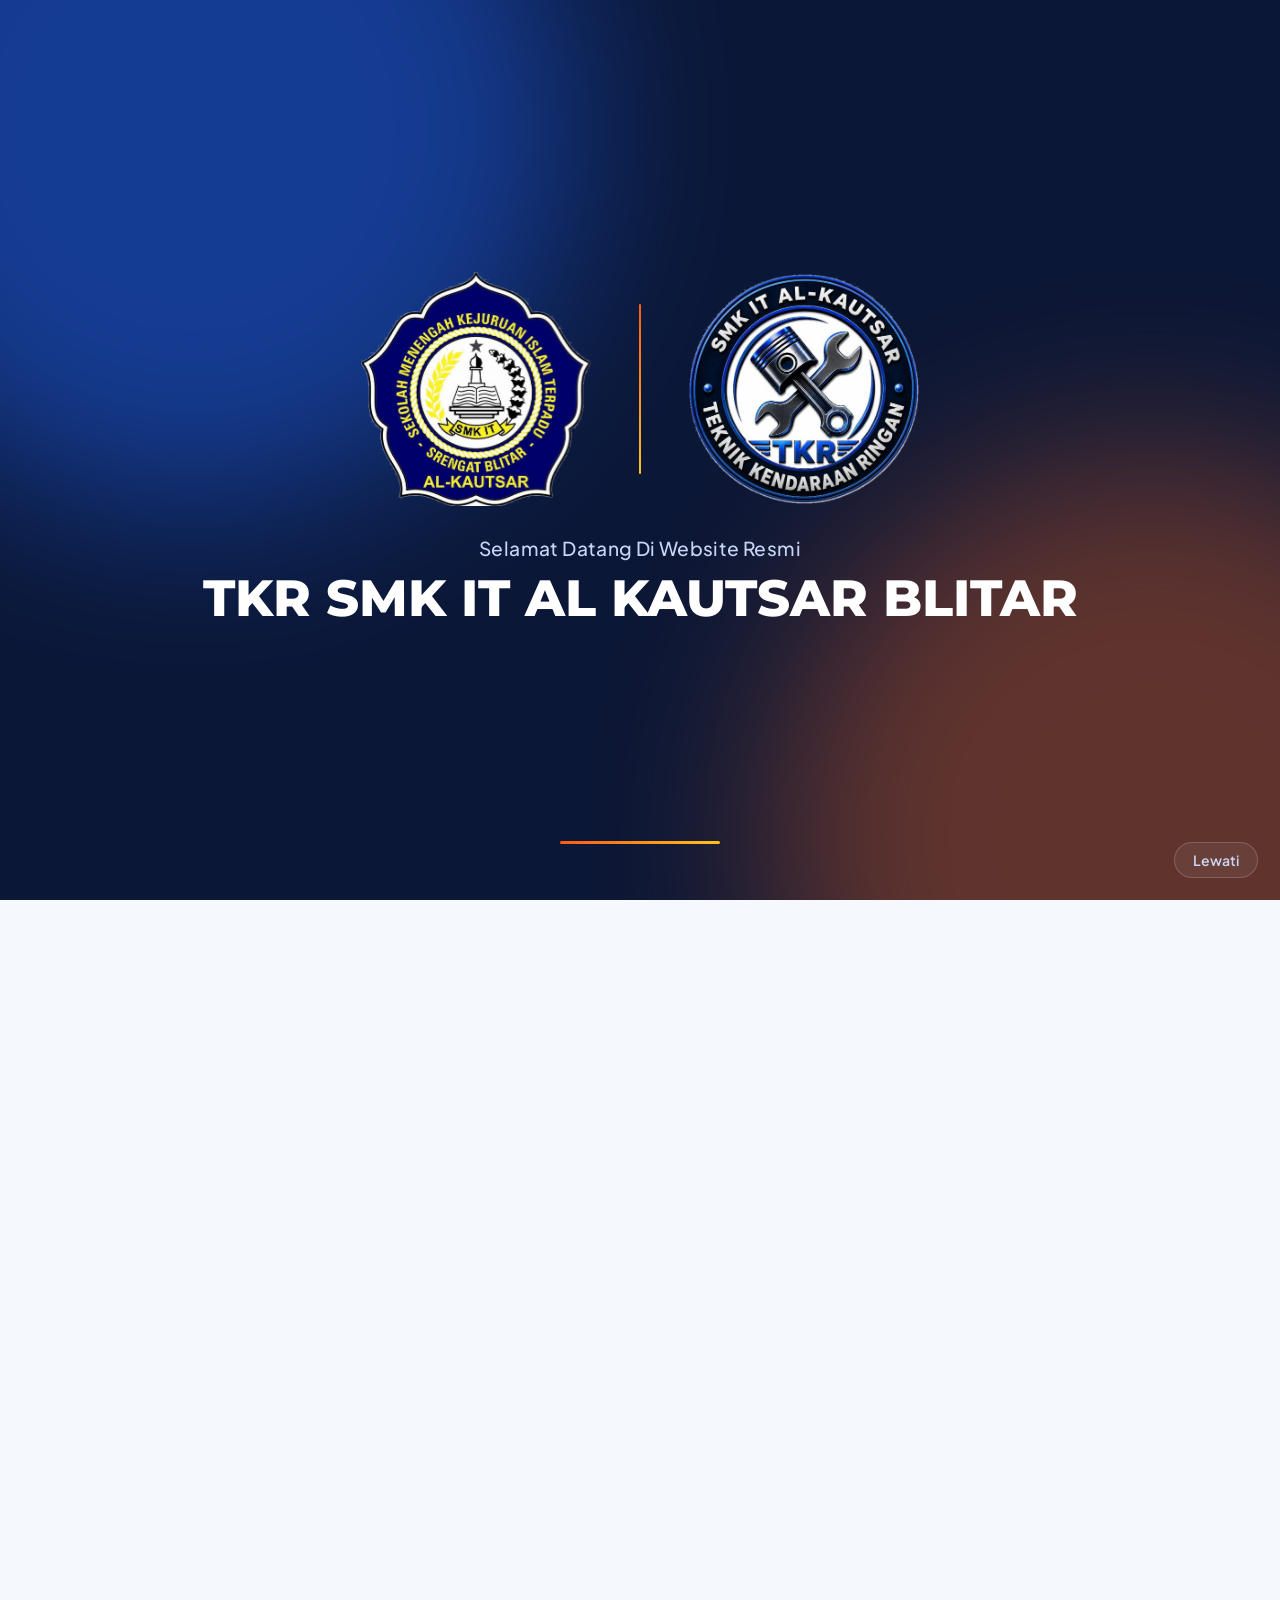
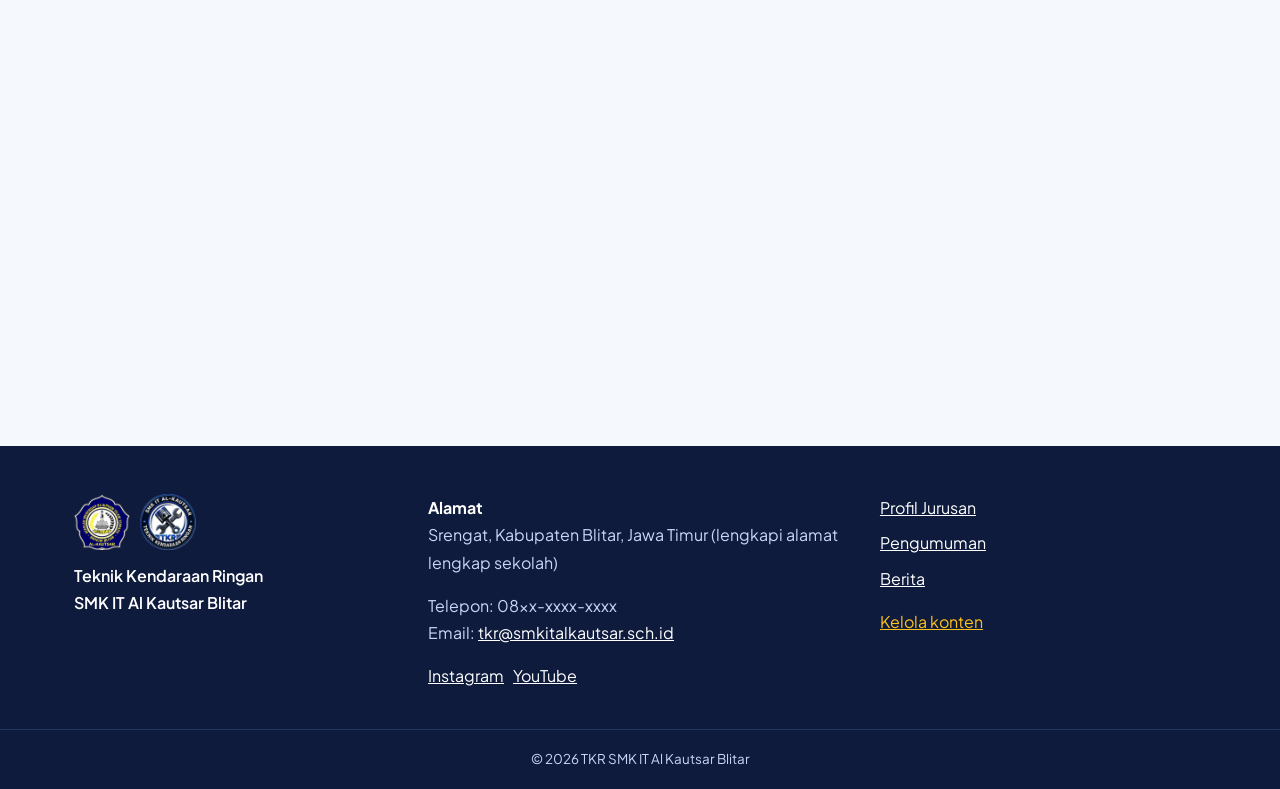
<file: index.html>
<!DOCTYPE html>
<html lang="id">
<head>
<meta charset="utf-8">
<meta name="viewport" content="width=device-width, initial-scale=1, viewport-fit=cover">
<title>Website Resmi TKR SMK IT Al Kautsar Blitar</title>
<meta name="description" content="Website resmi Program Keahlian Teknik Kendaraan Ringan SMK IT Al Kautsar Blitar: profil jurusan, tenaga pendidik, alumni, pengumuman, dan berita.">
<meta property="og:type" content="website">
<meta property="og:site_name" content="TKR SMK IT Al Kautsar Blitar">
<meta property="og:title" content="Website Resmi TKR SMK IT Al Kautsar Blitar">
<meta property="og:description" content="Profil jurusan, tenaga pendidik, alumni, pengumuman, dan berita Program Keahlian Teknik Kendaraan Ringan SMK IT Al Kautsar Blitar.">
<meta property="og:image" content="https://okiyogapratamast-arch.github.io/TKRSMKITALKAUTSAR/logo-tkr.png">
<meta property="og:url" content="https://okiyogapratamast-arch.github.io/TKRSMKITALKAUTSAR/">
<link rel="icon" href="logo-tkr.png">
<link rel="preconnect" href="https://fonts.googleapis.com">
<link rel="preconnect" href="https://fonts.gstatic.com" crossorigin>
<link href="https://fonts.googleapis.com/css2?family=Plus+Jakarta+Sans:wght@400;500;600;700&family=Montserrat:wght@600;700;800&display=swap" rel="stylesheet">
<link rel="stylesheet" href="gaya.css">
</head>
<body>

<!-- Transisi pembuka -->
<div id="intro" aria-hidden="true">
  <div class="intro-cahaya c1"></div><div class="intro-cahaya c2"></div>
  <div class="intro-logo-baris">
    <img class="il il-1" id="introLogoSekolah" src="logo-sekolah.png" alt="">
    <span class="intro-sekat"></span>
    <img class="il il-2" id="introLogo" src="logo-tkr.png" alt="">
  </div>
  <div class="intro-teks">
    <span class="baris"><span>Selamat Datang Di Website Resmi</span></span>
    <span class="baris besar"><span>TKR SMK IT AL KAUTSAR BLITAR</span></span>
  </div>
  <button class="intro-lewati" id="introLewati" type="button">Lewati</button>
  <div class="intro-muat"><i></i></div>
</div>

<header class="atas" id="atas">
  <div class="atas-isi">
    <a class="merek" href="#/">
      <img id="logoNavSekolah" src="logo-sekolah.png" alt="Logo SMK IT Al Kautsar">
      <img id="logoNav" src="logo-tkr.png" alt="Logo TKR">
      <span><b>TKR</b><small>SMK IT Al Kautsar Blitar</small></span>
    </a>
    <button class="menu-btn" id="menuBtn" aria-expanded="false" aria-controls="nav" type="button">
      <span></span><span></span><span></span><b class="sr">Menu</b>
    </button>
    <nav id="nav" class="nav">
      <a href="#/" data-r="">Beranda</a>
      <a href="#/profil" data-r="profil">Profil Jurusan</a>
      <a href="#/pendidik" data-r="pendidik">Tenaga Pendidik</a>
      <a href="#/alumni" data-r="alumni">Lulusan dan Alumni</a>
      <a href="#/pengumuman" data-r="pengumuman">Pengumuman</a>
      <a href="#/berita" data-r="berita">Berita</a>
    </nav>
  </div>
</header>

<div id="banner-pratinjau" class="pratinjau" hidden>Mode pratinjau: menampilkan draf dari panel kelola, belum diterbitkan.</div>

<main id="isi" tabindex="-1"></main>

<footer class="kaki">
  <div class="kaki-isi">
    <div>
      <div class="kaki-logo"><img id="logoKakiSekolah" src="logo-sekolah.png" alt="" width="56" height="56"><img id="logoKaki" src="logo-tkr.png" alt="" width="56" height="56"></div>
      <p class="kaki-nama">Teknik Kendaraan Ringan<br>SMK IT Al Kautsar Blitar</p>
    </div>
    <div id="kakiKontak"></div>
    <div class="kaki-tautan">
      <a href="#/profil">Profil Jurusan</a>
      <a href="#/pengumuman">Pengumuman</a>
      <a href="#/berita">Berita</a>
      <a href="admin.html" class="kelola">Kelola konten</a>
    </div>
  </div>
  <p class="kaki-hak">&copy; <span id="tahun"></span> TKR SMK IT Al Kautsar Blitar</p>
</footer>

<script src="konten.js"></script>
<script src="situs.js"></script>
</body>
</html>
</file>
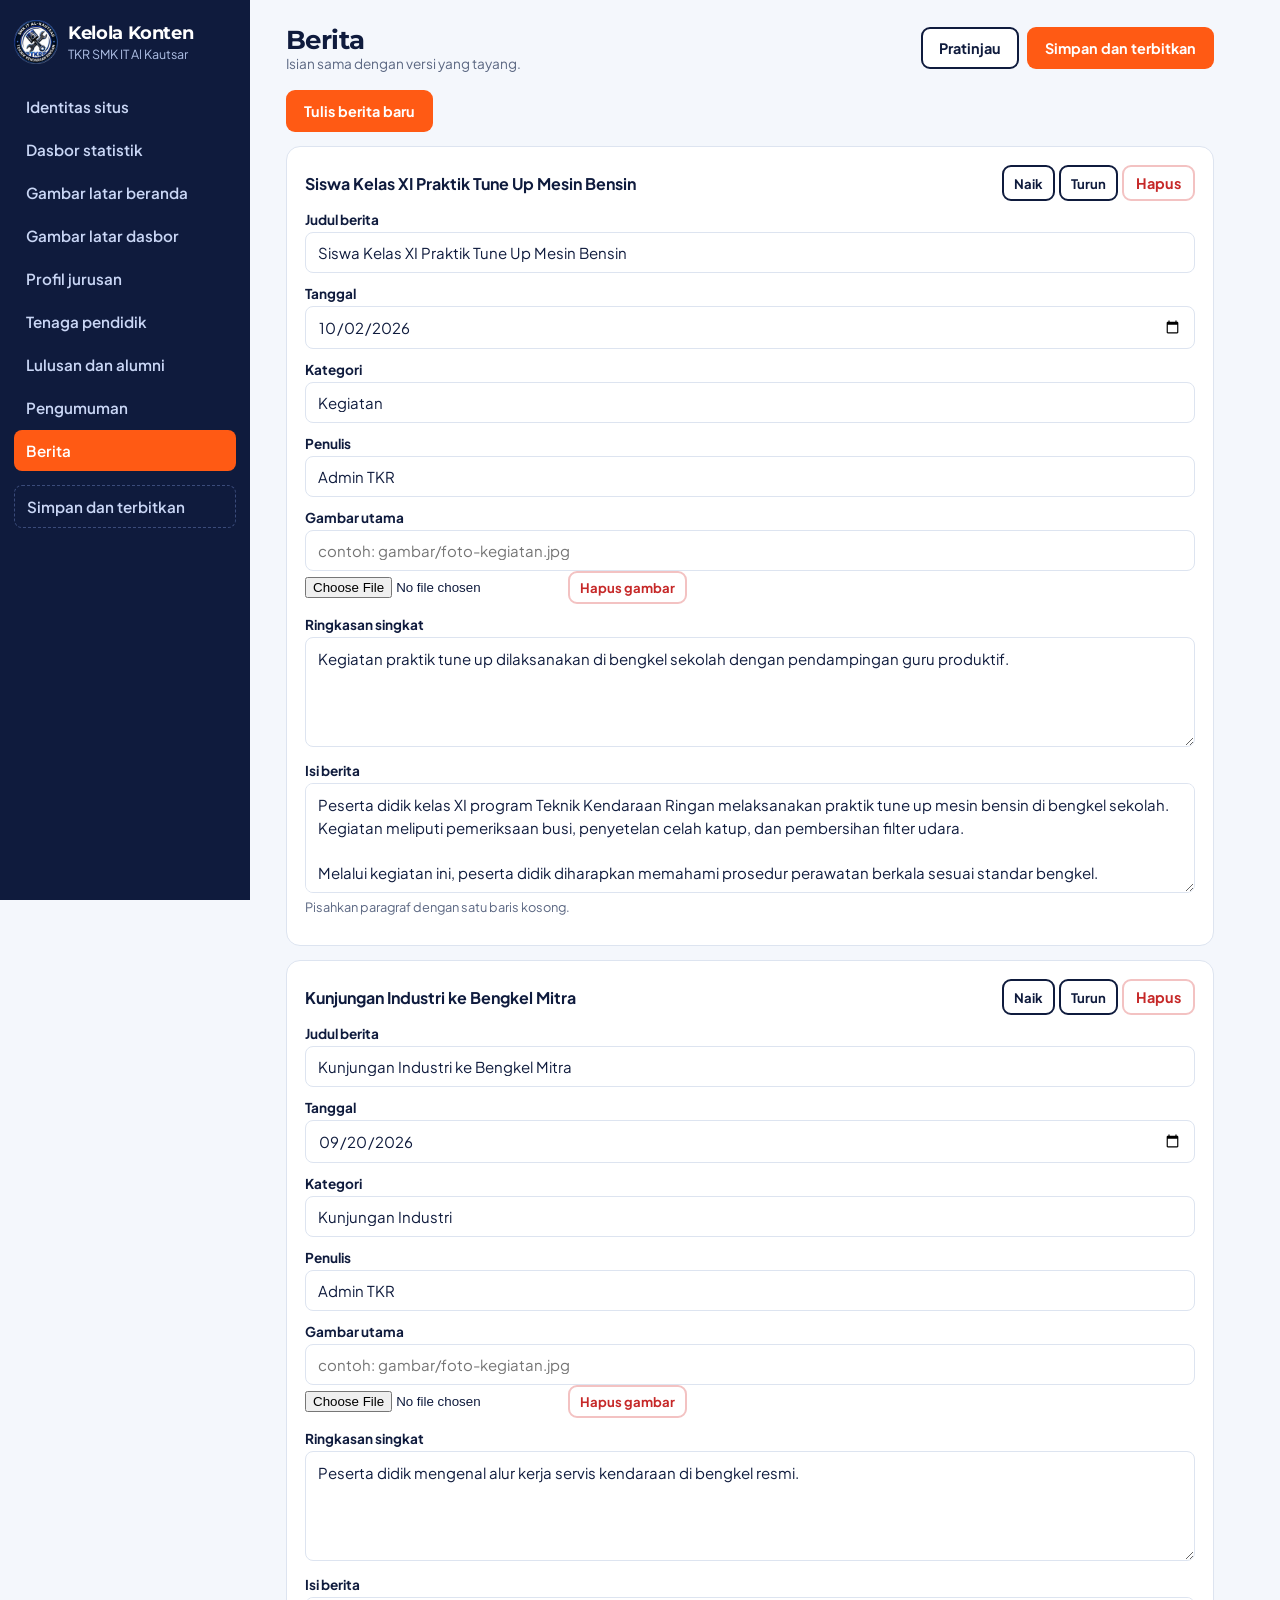
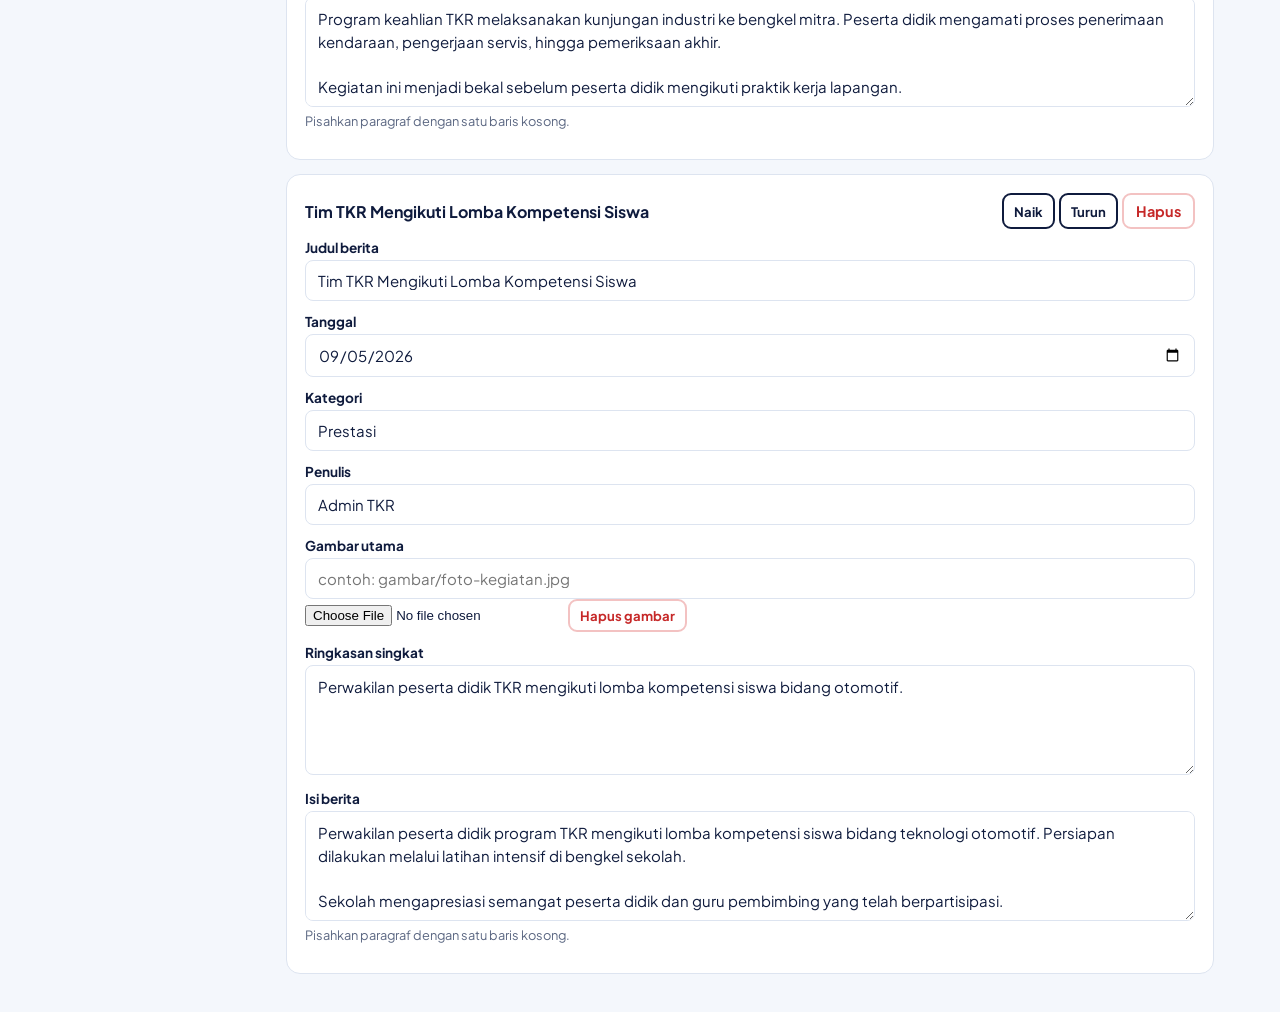
<file: admin.html>
<!DOCTYPE html>
<html lang="id">
<head>
<meta charset="utf-8">
<meta name="viewport" content="width=device-width, initial-scale=1, viewport-fit=cover">
<meta name="robots" content="noindex">
<title>Kelola Konten | TKR SMK IT Al Kautsar Blitar</title>
<link rel="icon" href="logo-tkr.png">
<link href="https://fonts.googleapis.com/css2?family=Montserrat:wght@700;800&family=Plus+Jakarta+Sans:wght@400;500;600;700&display=swap" rel="stylesheet">
<style>
:root{--oranye:#FF5A14;--kuning:#FFC21A;--biru:#1550C9;--tinta:#0F1B3D;--abu:#5B6782;--garis:#DDE4F0;--latar:#F4F7FC;box-sizing:border-box;padding-top:env(safe-area-inset-top,0px)}
*,*::before,*::after{box-sizing:inherit}
body{margin:0;font-family:"Plus Jakarta Sans","Segoe UI",Arial,sans-serif;background:var(--latar);color:var(--tinta);font-size:15px}
h1,h2{font-family:"Montserrat","Plus Jakarta Sans",Arial,sans-serif;margin:0;letter-spacing:-.02em}
.tata{display:grid;grid-template-columns:250px 1fr;min-height:100vh}
aside{background:var(--tinta);color:#fff;padding:20px 14px;position:sticky;top:0;height:100vh;overflow:auto}
aside .merek{display:flex;gap:10px;align-items:center;margin-bottom:22px}
aside img{width:44px;height:44px;object-fit:contain}
aside h1{font-size:1.1rem;line-height:1.2}
aside small{color:#AFC0E6}
.tab{display:block;width:100%;text-align:left;background:none;border:0;color:#C9D6F5;padding:11px 12px;border-radius:8px;font:600 .95rem "Plus Jakarta Sans","Segoe UI",Arial,sans-serif;cursor:pointer;margin-bottom:2px}
.tab:hover{background:#1A2A57}.tab.aktif{background:var(--oranye);color:#fff}
.tab.terbit{margin-top:14px;border:1px dashed #3A4B7A}
main{padding:24px clamp(16px,3vw,36px);max-width:1000px}
.kepala{display:flex;justify-content:space-between;align-items:center;gap:12px;flex-wrap:wrap;margin-bottom:18px}
.kepala h2{font-size:1.6rem}
.status{font-size:.85rem;color:var(--abu)}
.tombol{padding:10px 16px;border-radius:9px;border:2px solid transparent;font:700 .9rem "Plus Jakarta Sans","Segoe UI",Arial,sans-serif;cursor:pointer;background:var(--oranye);color:#fff}
.tombol:hover{filter:brightness(.93)}
.tombol.dua{background:#fff;color:var(--tinta);border-color:var(--tinta)}
.tombol.biru{background:var(--biru)}
.tombol.hapus{background:#fff;color:#C62828;border-color:#F3C2C2;padding:7px 12px}
.tombol.kecil{padding:6px 10px;font-size:.82rem}
.kartu{background:#fff;border:1px solid var(--garis);border-radius:14px;padding:18px;margin-bottom:14px}
.kartu-atas{display:flex;justify-content:space-between;align-items:center;gap:10px;margin-bottom:10px;cursor:pointer}
.kartu-atas b{font-size:1rem}
.kartu.tutup .badan{display:none}
.bidang{margin-bottom:12px}
.bidang label{display:block;font-weight:700;font-size:.85rem;margin-bottom:4px}
.bidang input[type=text],.bidang input[type=date],.bidang input[type=number],.bidang input[type=url],.bidang input[type=password],.bidang textarea{width:100%;padding:10px 12px;border:1px solid var(--garis);border-radius:8px;font:inherit;background:#fff;color:inherit}
.bidang textarea{min-height:110px;resize:vertical;line-height:1.5}
.bidang .bantu{font-size:.8rem;color:var(--abu);margin-top:3px}
.dua-kol{display:grid;grid-template-columns:1fr 1fr;gap:0 14px}
.pratayang{display:flex;gap:10px;align-items:center;flex-wrap:wrap}
.pratayang img{width:90px;height:64px;object-fit:cover;border-radius:6px;border:1px solid var(--garis)}
.baris-teks{display:flex;gap:8px;margin-bottom:8px}
.baris-teks input{flex:1}
.info{background:#FFF7DD;border:1px solid #F5DB86;border-radius:10px;padding:12px 14px;font-size:.88rem;margin-bottom:14px;line-height:1.55}
.notif{position:fixed;right:20px;bottom:20px;background:var(--tinta);color:#fff;padding:12px 18px;border-radius:10px;font-weight:600;opacity:0;transform:translateY(10px);transition:.25s;pointer-events:none;max-width:90vw}
.notif.tampil{opacity:1;transform:none}
.urut{display:flex;gap:4px}
.lamp-baris{display:flex;gap:10px;align-items:center;padding:8px;border:1px solid var(--garis);border-radius:8px;margin-bottom:8px;background:var(--latar)}
.lamp-baris img,.lamp-baris .ikon-berkas{width:64px;height:48px;flex:none;object-fit:cover;border-radius:6px;border:1px solid var(--garis)}
.lamp-baris .ikon-berkas{display:flex;align-items:center;justify-content:center;background:var(--tinta);color:#fff;font-weight:700;font-size:.75rem}
.lamp-baris input[type=text]{width:100%;padding:8px 10px;border:1px solid var(--garis);border-radius:8px;font:inherit}
@media(max-width:820px){.tata{grid-template-columns:1fr}aside{position:static;height:auto;display:flex;flex-wrap:wrap;gap:4px}aside .merek{width:100%;margin-bottom:8px}.tab{width:auto}.dua-kol{grid-template-columns:1fr}}
</style>
</head>
<body>
<div class="tata">
  <aside>
    <div class="merek"><img src="logo-tkr.png" alt=""><div><h1>Kelola Konten</h1><small>TKR SMK IT Al Kautsar</small></div></div>
    <nav id="tabs"></nav>
  </aside>
  <main id="panel"></main>
</div>
<div class="notif" id="notif" role="status"></div>
<script src="konten.js"></script>
<script src="admin.js"></script>
</body>
</html>
</file>
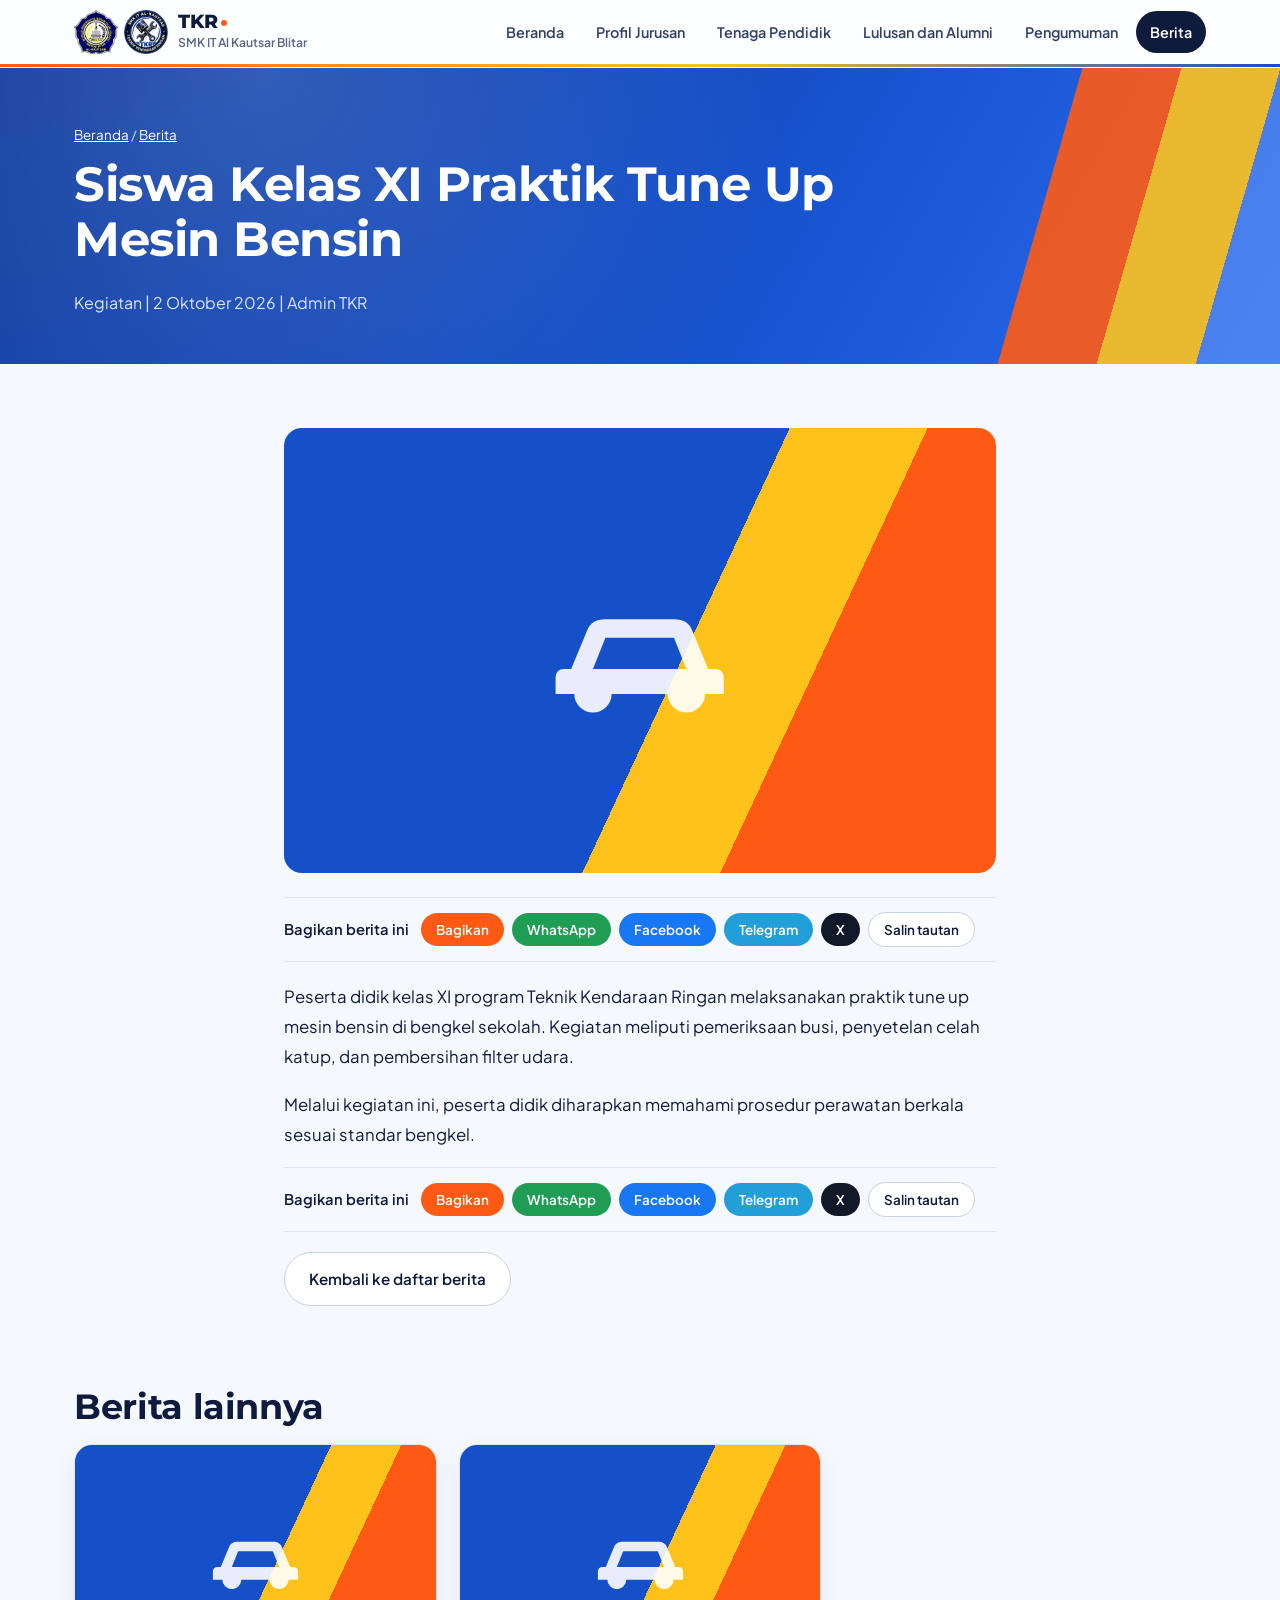
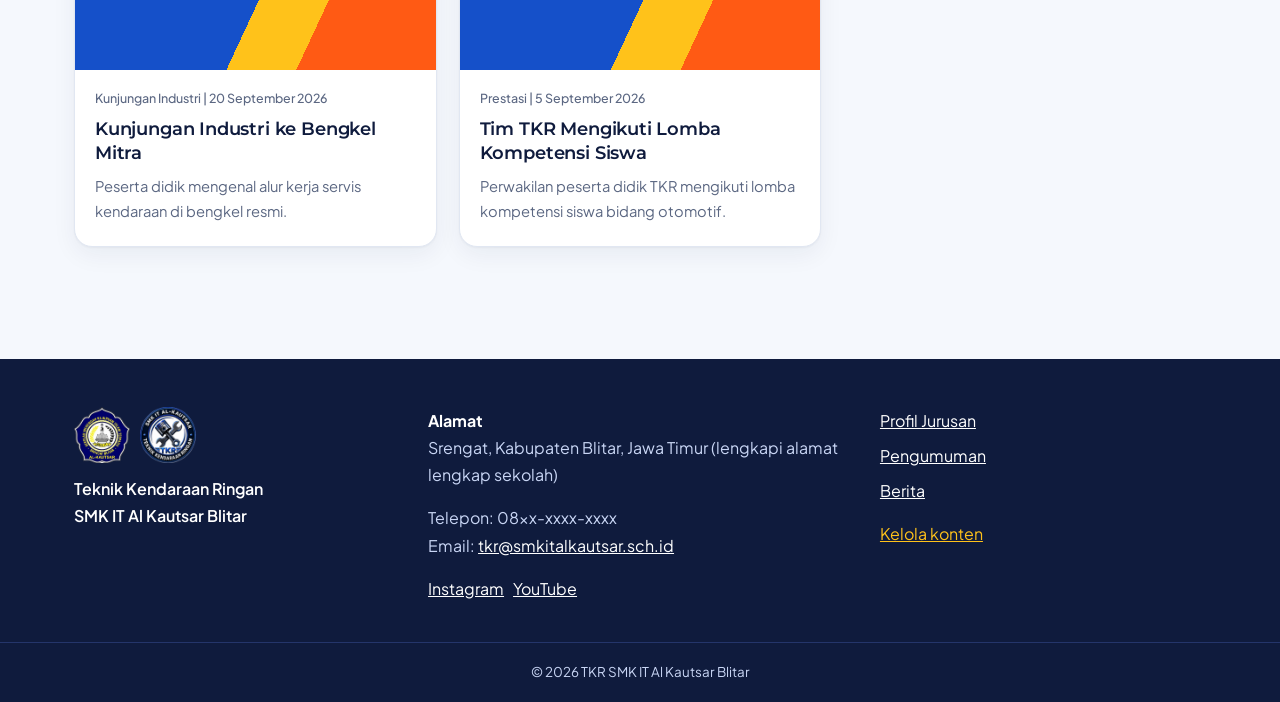
<file: berita/b1.html>
<!DOCTYPE html>
<html lang="id">
<head>
<meta charset="utf-8">
<meta name="viewport" content="width=device-width, initial-scale=1">
<title>Siswa Kelas XI Praktik Tune Up Mesin Bensin | TKR SMK IT Al Kautsar Blitar</title>
<meta name="description" content="Kegiatan praktik tune up dilaksanakan di bengkel sekolah dengan pendampingan guru produktif.">
<meta property="og:type" content="article">
<meta property="og:site_name" content="TKR SMK IT Al Kautsar Blitar">
<meta property="og:title" content="Siswa Kelas XI Praktik Tune Up Mesin Bensin">
<meta property="og:description" content="Kegiatan praktik tune up dilaksanakan di bengkel sekolah dengan pendampingan guru produktif.">
<meta property="og:image" content="https://tkrsmk.github.io/TKRSMKITALKAUTSAR/logo-tkr.png">
<meta property="og:url" content="https://tkrsmk.github.io/TKRSMKITALKAUTSAR/berita/b1.html">
<meta name="twitter:card" content="summary_large_image">
<meta http-equiv="refresh" content="0; url=../index.html#/berita/b1">
</head>
<body>
<p><a href="../index.html#/berita/b1">Buka berita: Siswa Kelas XI Praktik Tune Up Mesin Bensin</a></p>
<script>location.replace("../index.html#/berita/b1");</script>
</body>
</html>
</file>
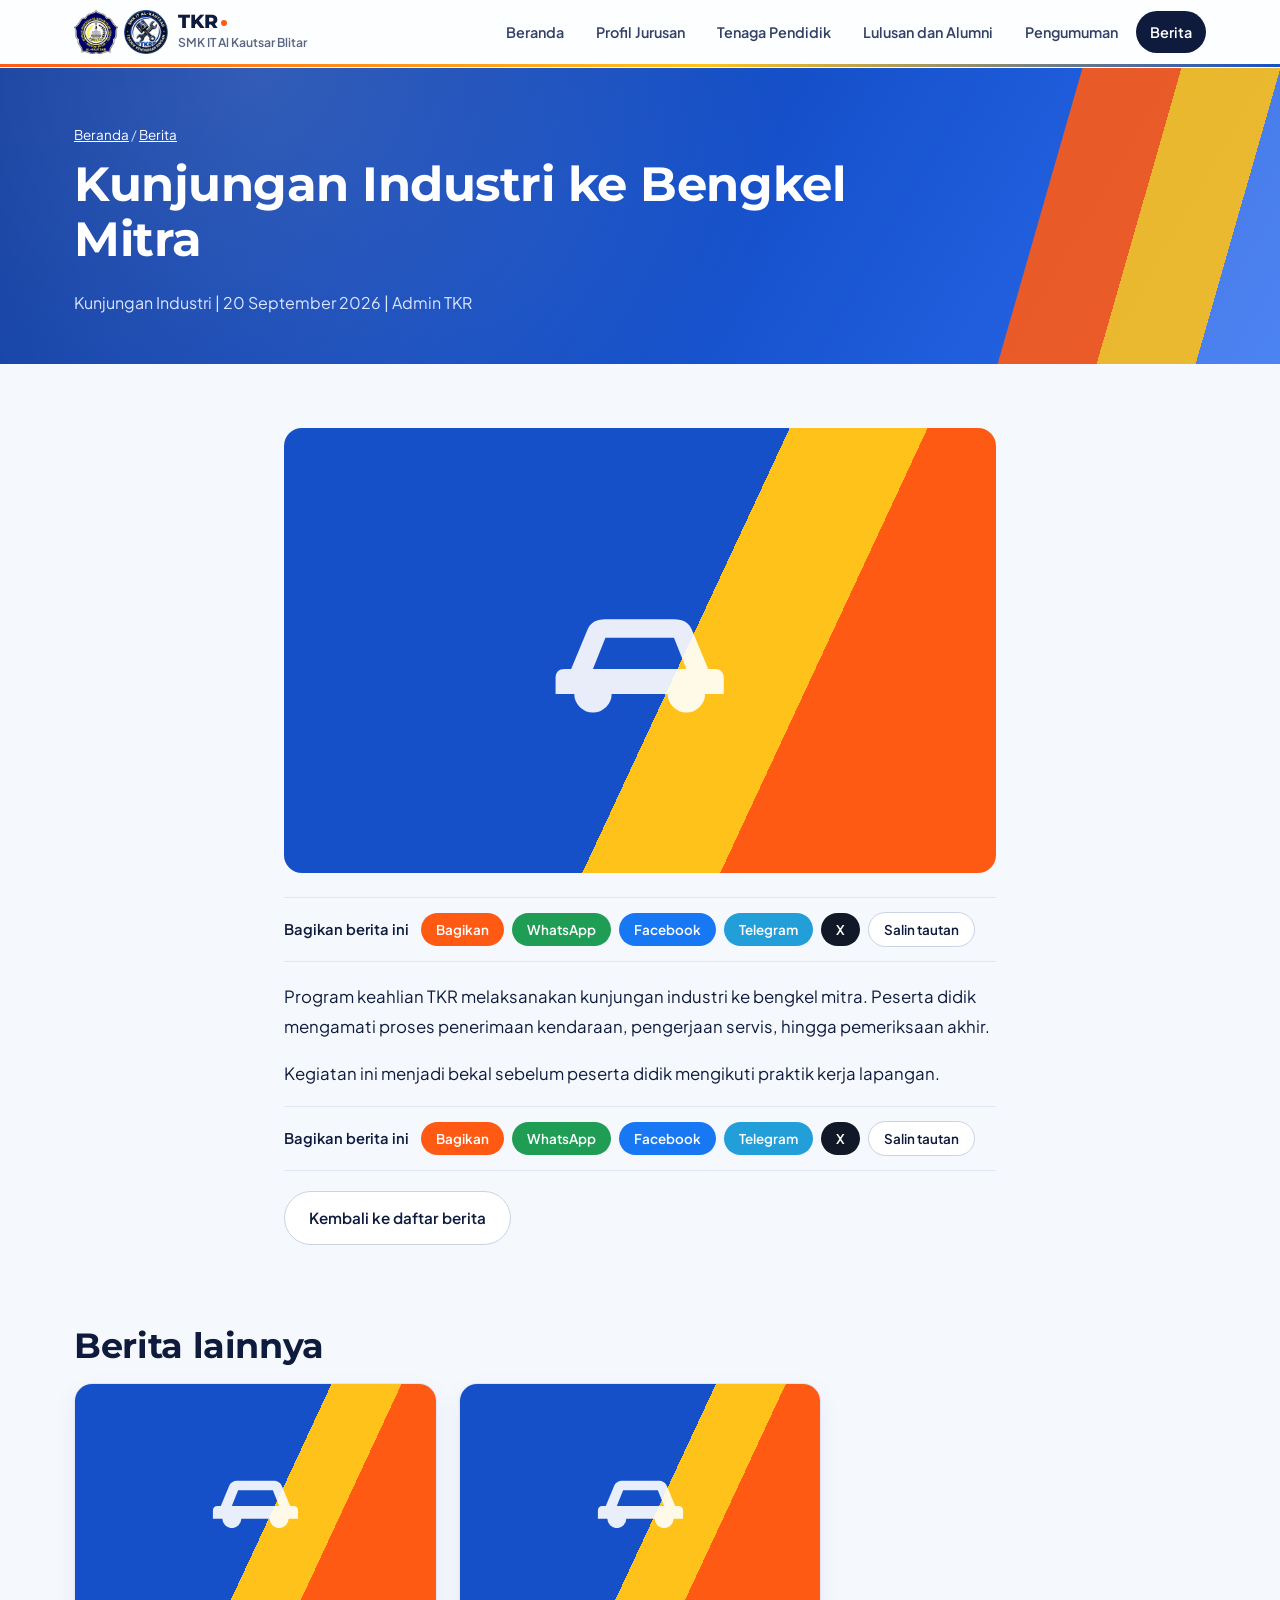
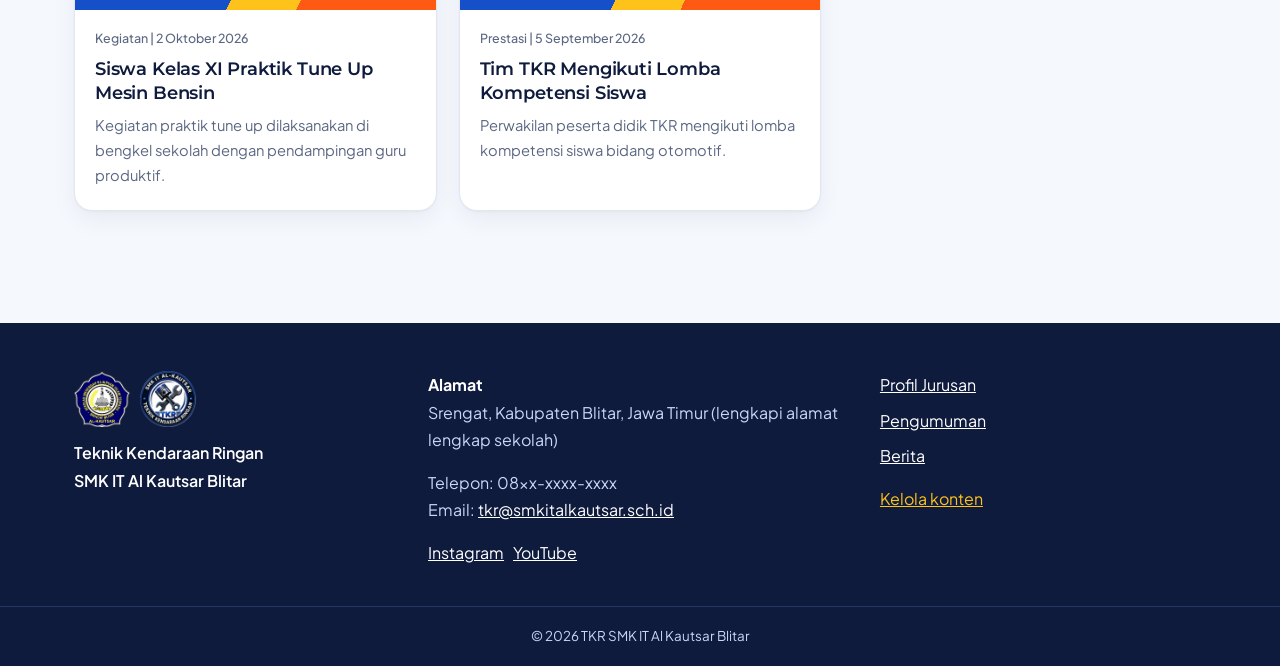
<file: berita/b2.html>
<!DOCTYPE html>
<html lang="id">
<head>
<meta charset="utf-8">
<meta name="viewport" content="width=device-width, initial-scale=1">
<title>Kunjungan Industri ke Bengkel Mitra | TKR SMK IT Al Kautsar Blitar</title>
<meta name="description" content="Peserta didik mengenal alur kerja servis kendaraan di bengkel resmi.">
<meta property="og:type" content="article">
<meta property="og:site_name" content="TKR SMK IT Al Kautsar Blitar">
<meta property="og:title" content="Kunjungan Industri ke Bengkel Mitra">
<meta property="og:description" content="Peserta didik mengenal alur kerja servis kendaraan di bengkel resmi.">
<meta property="og:image" content="https://tkrsmk.github.io/TKRSMKITALKAUTSAR/logo-tkr.png">
<meta property="og:url" content="https://tkrsmk.github.io/TKRSMKITALKAUTSAR/berita/b2.html">
<meta name="twitter:card" content="summary_large_image">
<meta http-equiv="refresh" content="0; url=../index.html#/berita/b2">
</head>
<body>
<p><a href="../index.html#/berita/b2">Buka berita: Kunjungan Industri ke Bengkel Mitra</a></p>
<script>location.replace("../index.html#/berita/b2");</script>
</body>
</html>
</file>
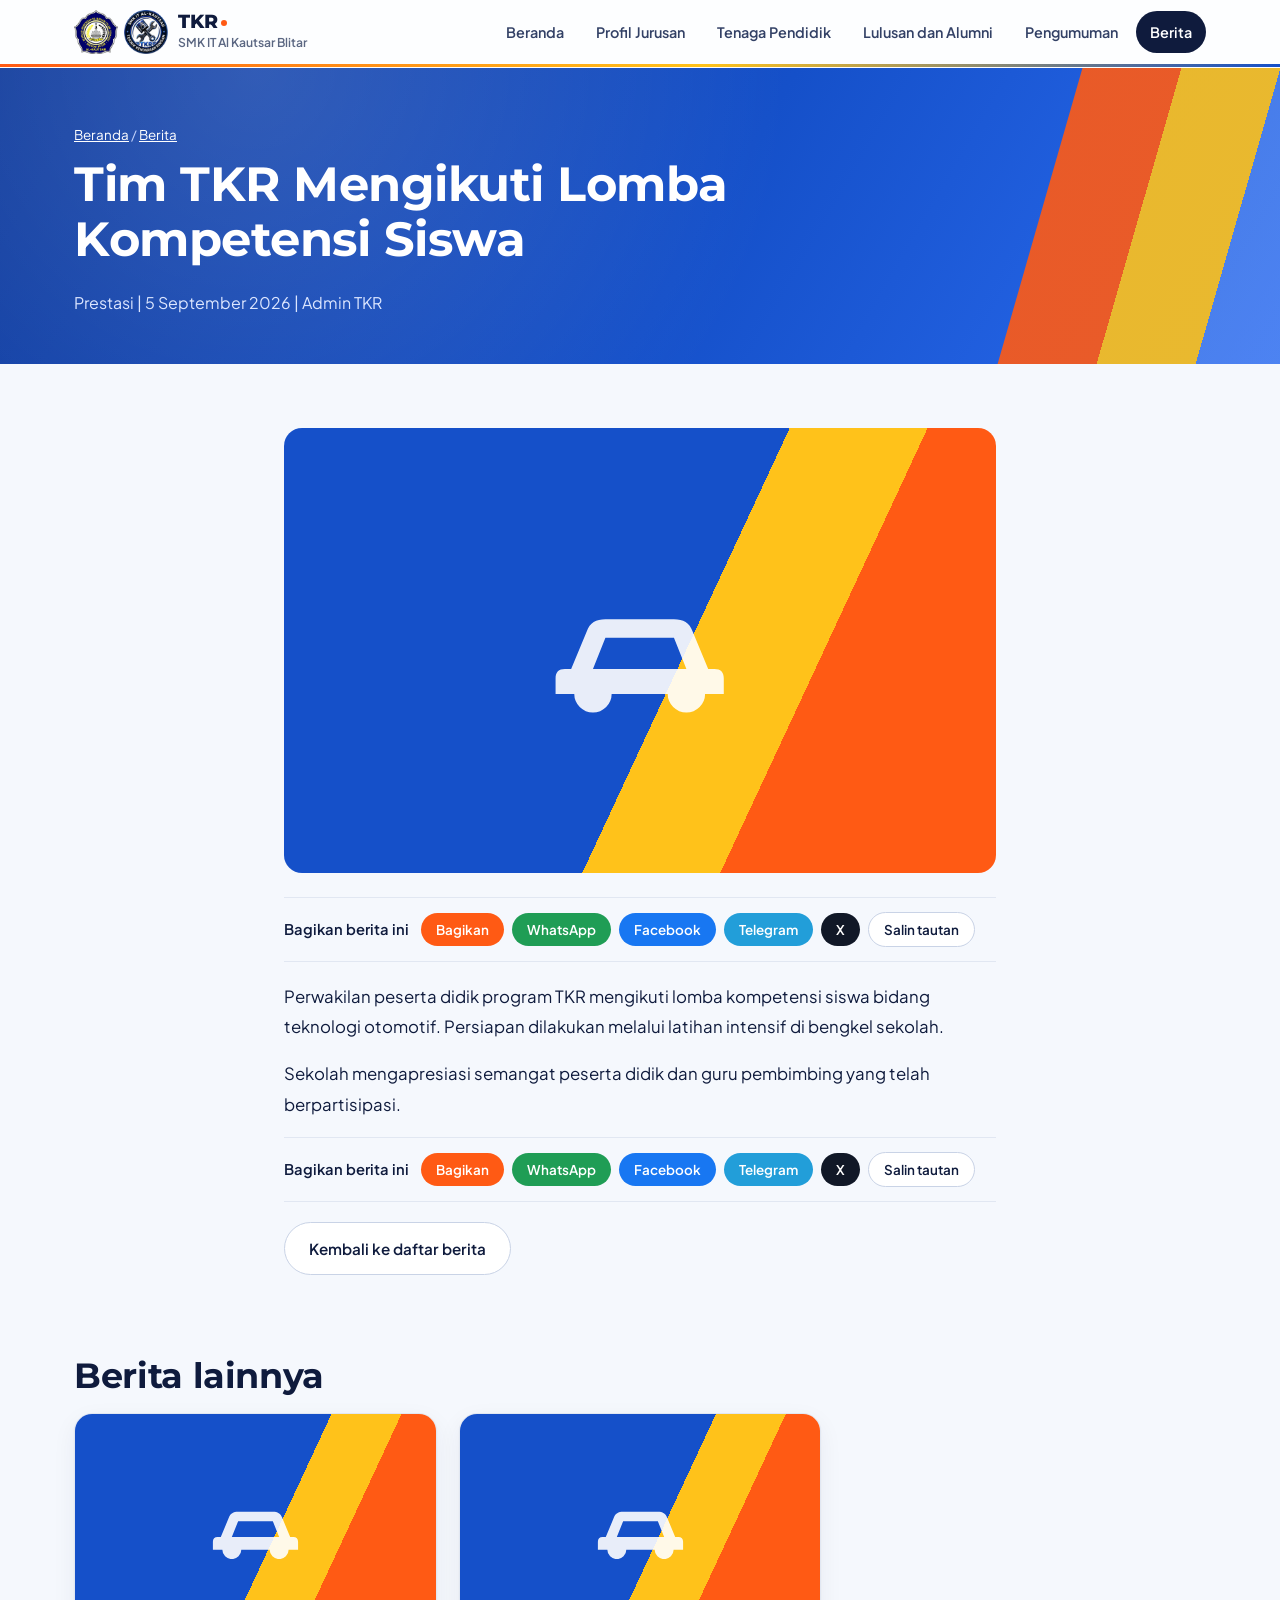
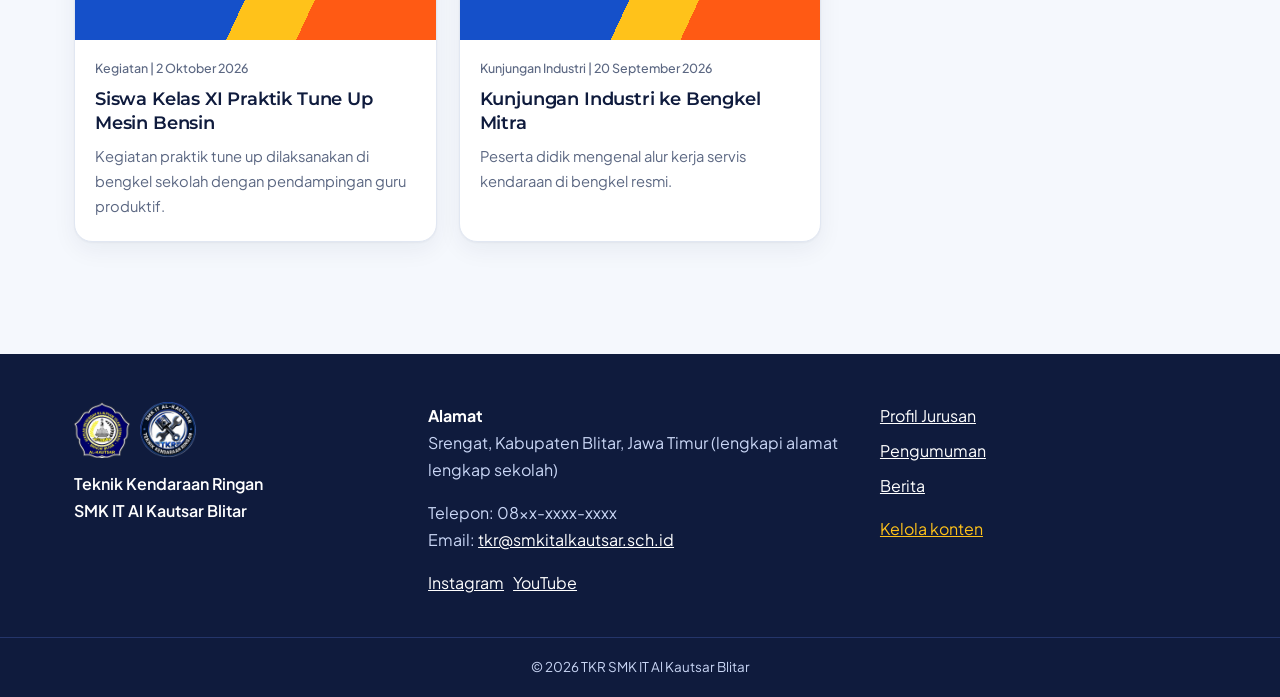
<file: berita/b3.html>
<!DOCTYPE html>
<html lang="id">
<head>
<meta charset="utf-8">
<meta name="viewport" content="width=device-width, initial-scale=1">
<title>Tim TKR Mengikuti Lomba Kompetensi Siswa | TKR SMK IT Al Kautsar Blitar</title>
<meta name="description" content="Perwakilan peserta didik TKR mengikuti lomba kompetensi siswa bidang otomotif.">
<meta property="og:type" content="article">
<meta property="og:site_name" content="TKR SMK IT Al Kautsar Blitar">
<meta property="og:title" content="Tim TKR Mengikuti Lomba Kompetensi Siswa">
<meta property="og:description" content="Perwakilan peserta didik TKR mengikuti lomba kompetensi siswa bidang otomotif.">
<meta property="og:image" content="https://tkrsmk.github.io/TKRSMKITALKAUTSAR/logo-tkr.png">
<meta property="og:url" content="https://tkrsmk.github.io/TKRSMKITALKAUTSAR/berita/b3.html">
<meta name="twitter:card" content="summary_large_image">
<meta http-equiv="refresh" content="0; url=../index.html#/berita/b3">
</head>
<body>
<p><a href="../index.html#/berita/b3">Buka berita: Tim TKR Mengikuti Lomba Kompetensi Siswa</a></p>
<script>location.replace("../index.html#/berita/b3");</script>
</body>
</html>
</file>
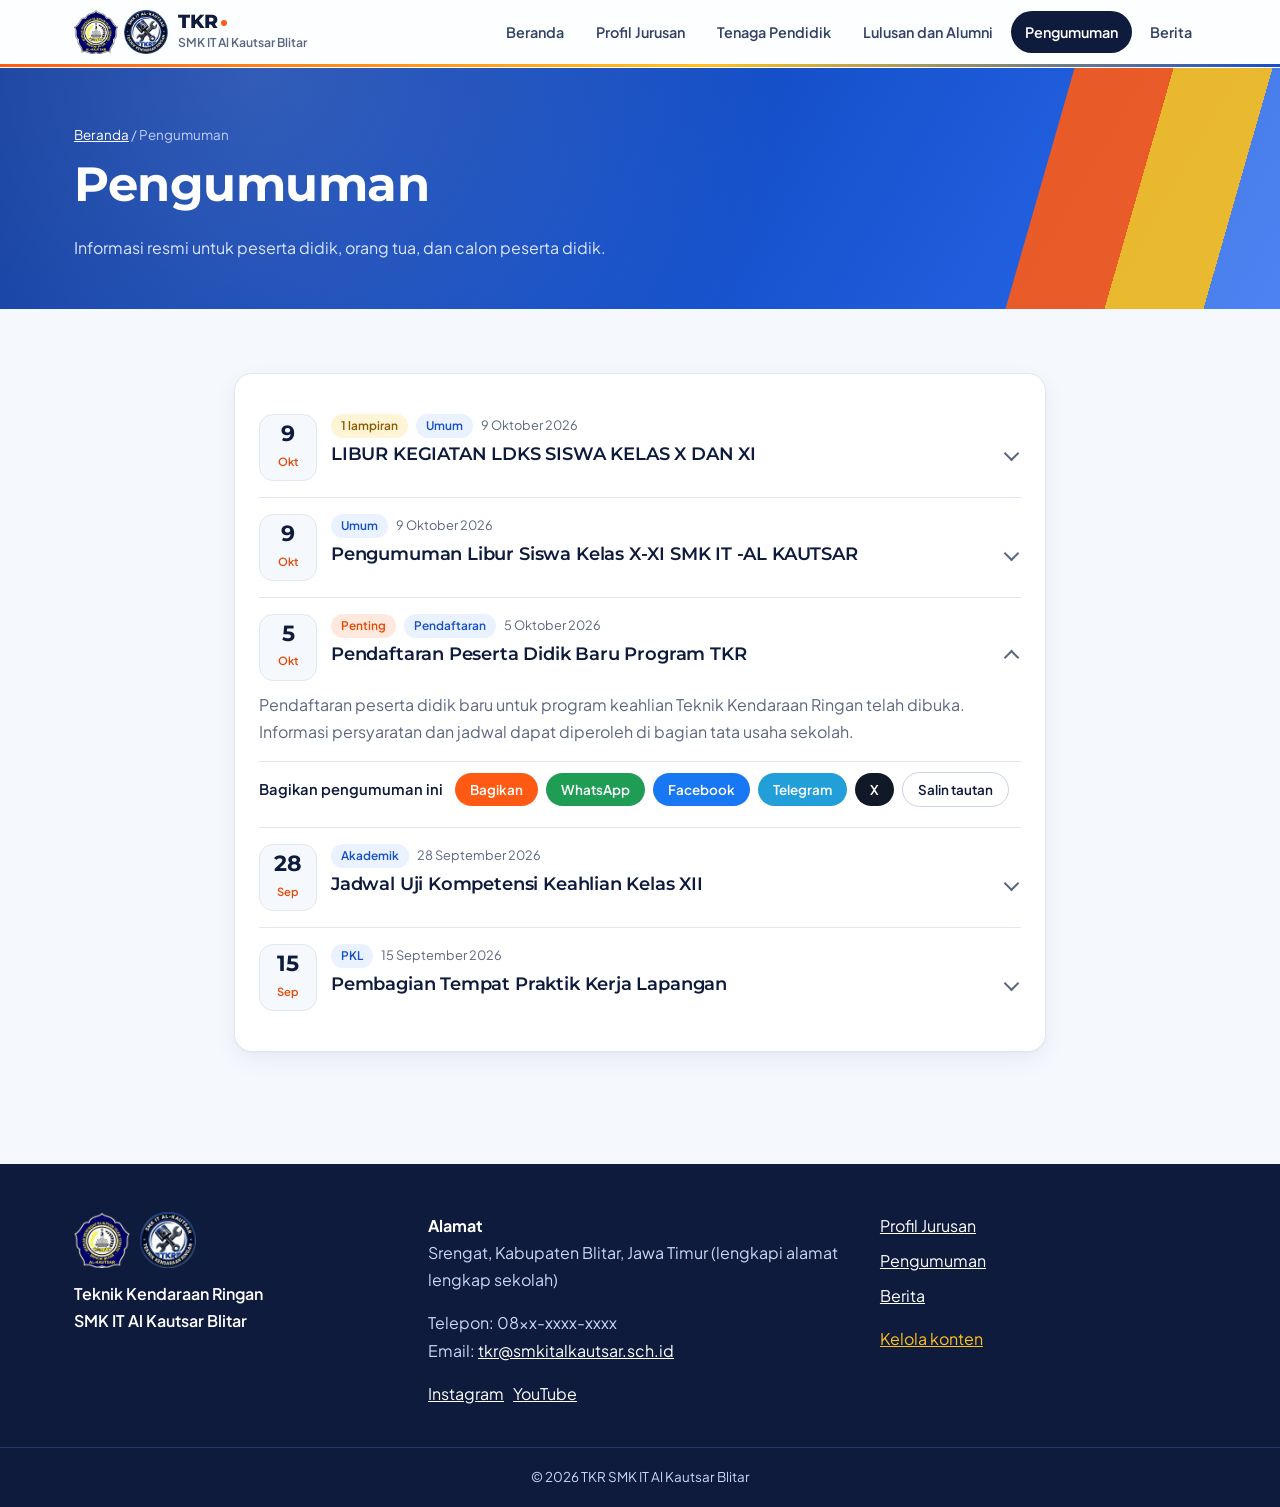
<file: pengumuman/p1.html>
<!DOCTYPE html>
<html lang="id">
<head>
<meta charset="utf-8">
<meta name="viewport" content="width=device-width, initial-scale=1">
<title>Pendaftaran Peserta Didik Baru Program TKR | TKR SMK IT Al Kautsar Blitar</title>
<meta name="description" content="Pendaftaran peserta didik baru untuk program keahlian Teknik Kendaraan Ringan telah dibuka. Informasi persyaratan dan jadwal dapat diperoleh di bagian tata usaha sekolah.">
<meta property="og:type" content="article">
<meta property="og:site_name" content="TKR SMK IT Al Kautsar Blitar">
<meta property="og:title" content="Pendaftaran Peserta Didik Baru Program TKR">
<meta property="og:description" content="Pendaftaran peserta didik baru untuk program keahlian Teknik Kendaraan Ringan telah dibuka. Informasi persyaratan dan jadwal dapat diperoleh di bagian tata usaha sekolah.">
<meta property="og:image" content="https://tkrsmk.github.io/TKRSMKITALKAUTSAR/logo-tkr.png">
<meta property="og:url" content="https://tkrsmk.github.io/TKRSMKITALKAUTSAR/pengumuman/p1.html">
<meta name="twitter:card" content="summary_large_image">
<meta http-equiv="refresh" content="0; url=../index.html#/pengumuman/p1">
</head>
<body>
<p><a href="../index.html#/pengumuman/p1">Buka pengumuman: Pendaftaran Peserta Didik Baru Program TKR</a></p>
<script>location.replace("../index.html#/pengumuman/p1");</script>
</body>
</html>
</file>
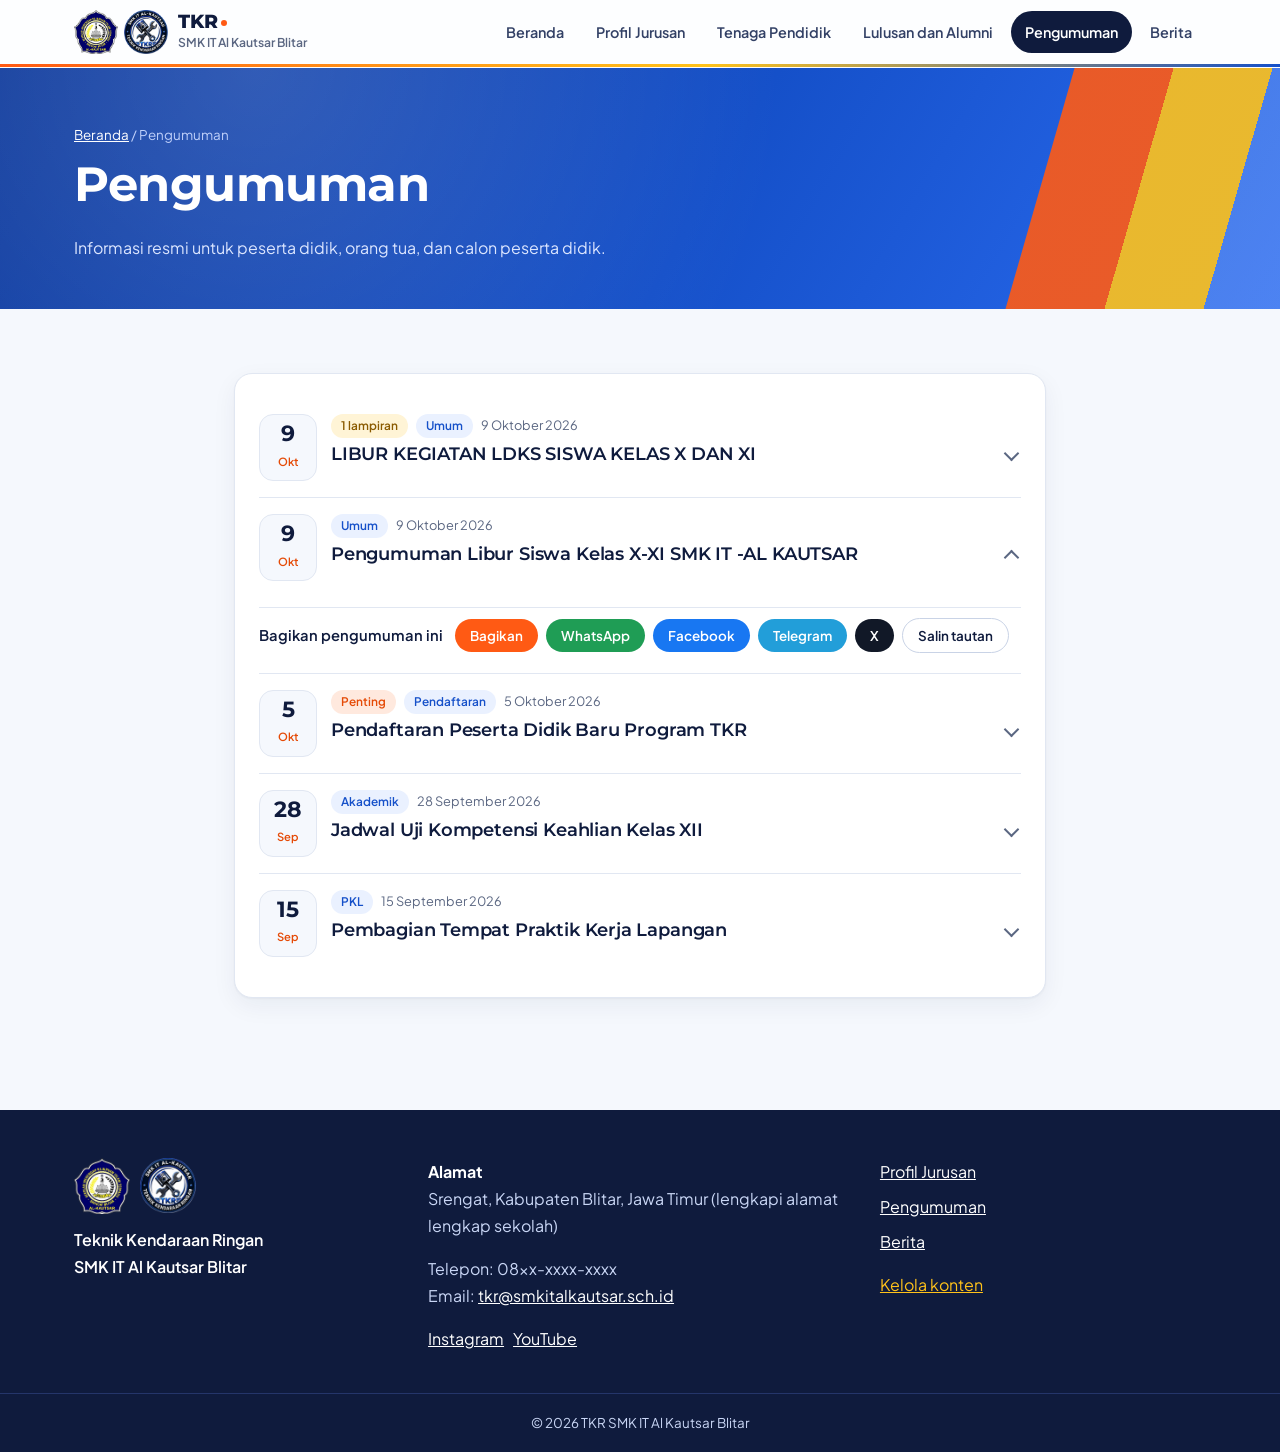
<file: pengumuman/p1791517241813.html>
<!DOCTYPE html>
<html lang="id">
<head>
<meta charset="utf-8">
<meta name="viewport" content="width=device-width, initial-scale=1">
<title>Pengumuman Libur Siswa Kelas X-XI SMK IT -AL KAUTSAR  | TKR SMK IT Al Kautsar Blitar</title>
<meta name="description" content="">
<meta property="og:type" content="article">
<meta property="og:site_name" content="TKR SMK IT Al Kautsar Blitar">
<meta property="og:title" content="Pengumuman Libur Siswa Kelas X-XI SMK IT -AL KAUTSAR ">
<meta property="og:description" content="">
<meta property="og:image" content="https://tkrsmk.github.io/TKRSMKITALKAUTSAR/logo-tkr.png">
<meta property="og:url" content="https://tkrsmk.github.io/TKRSMKITALKAUTSAR/pengumuman/p1791517241813.html">
<meta name="twitter:card" content="summary_large_image">
<meta http-equiv="refresh" content="0; url=../index.html#/pengumuman/p1791517241813">
</head>
<body>
<p><a href="../index.html#/pengumuman/p1791517241813">Buka pengumuman: Pengumuman Libur Siswa Kelas X-XI SMK IT -AL KAUTSAR </a></p>
<script>location.replace("../index.html#/pengumuman/p1791517241813");</script>
</body>
</html>
</file>
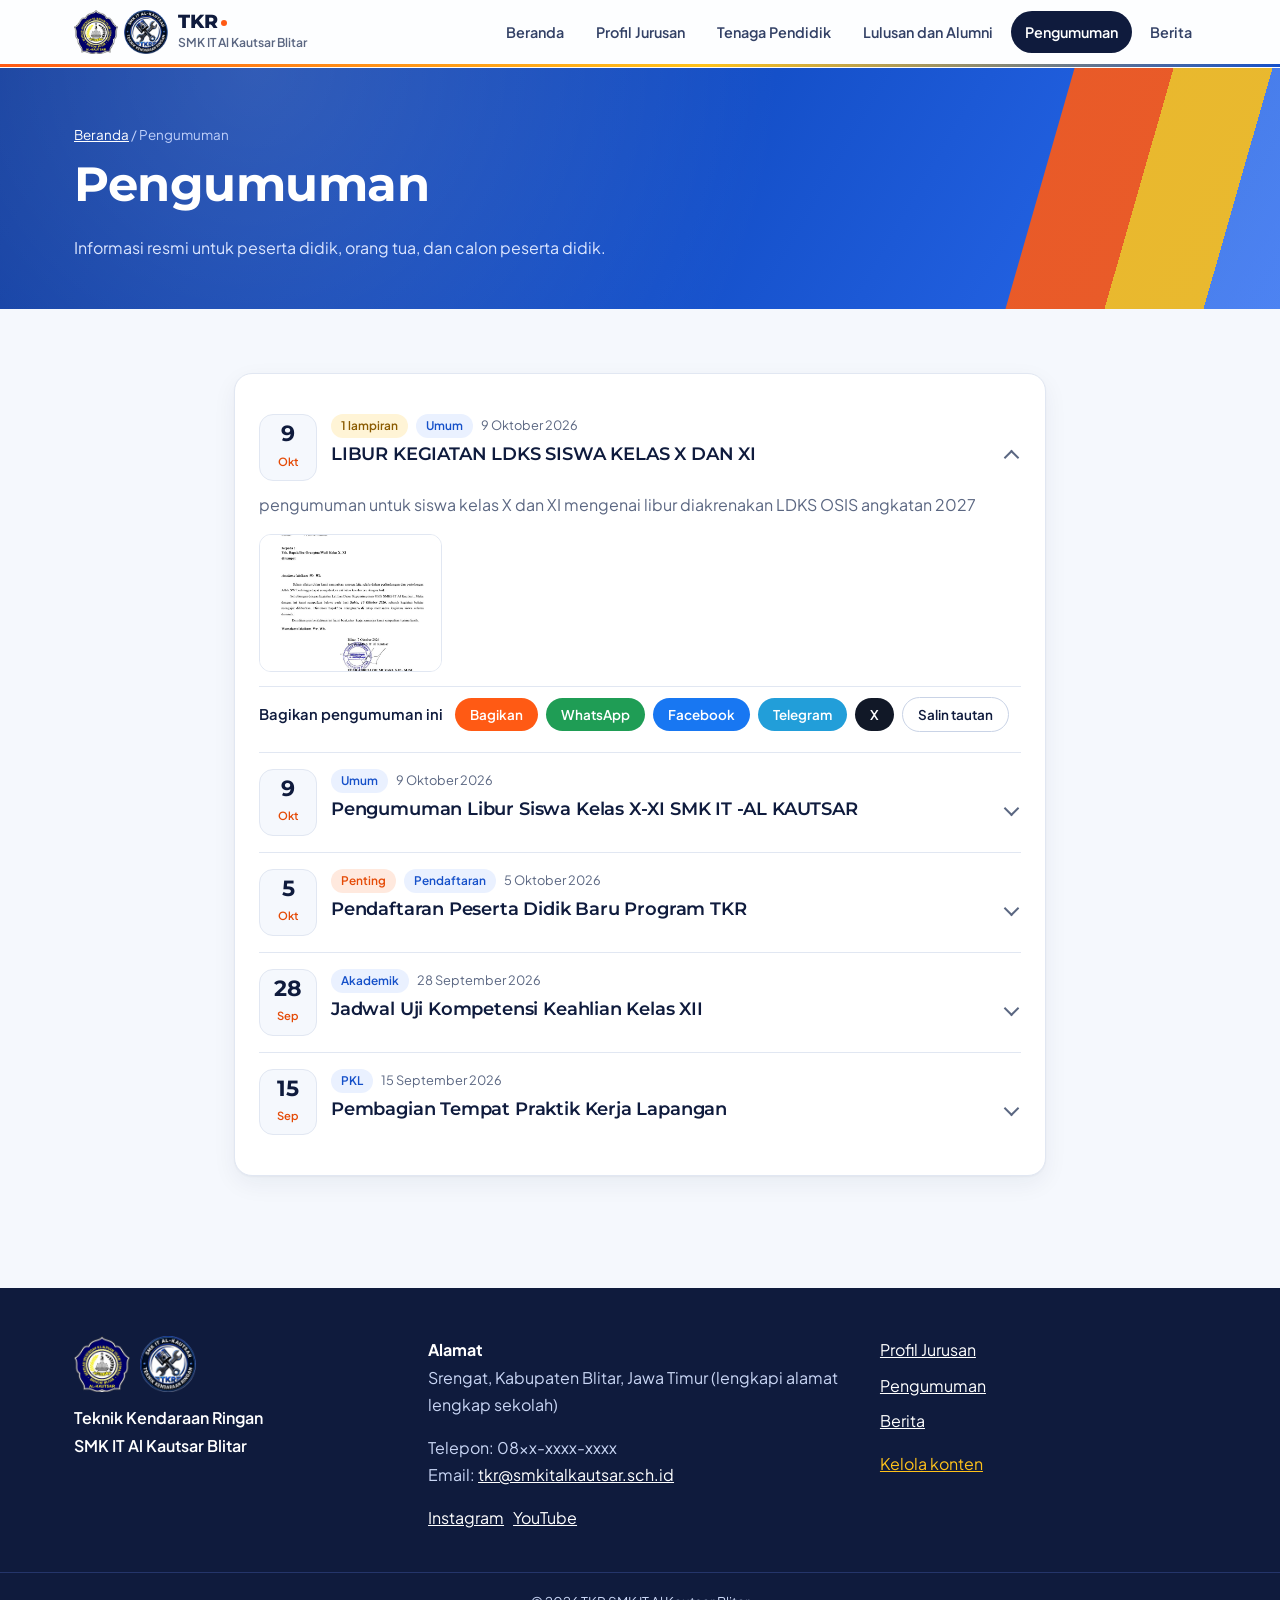
<file: pengumuman/p1791518058602.html>
<!DOCTYPE html>
<html lang="id">
<head>
<meta charset="utf-8">
<meta name="viewport" content="width=device-width, initial-scale=1">
<title>LIBUR KEGIATAN LDKS SISWA KELAS X DAN XI  | TKR SMK IT Al Kautsar Blitar</title>
<meta name="description" content="pengumuman untuk siswa kelas X dan XI mengenai libur diakrenakan LDKS OSIS angkatan 2027">
<meta property="og:type" content="article">
<meta property="og:site_name" content="TKR SMK IT Al Kautsar Blitar">
<meta property="og:title" content="LIBUR KEGIATAN LDKS SISWA KELAS X DAN XI ">
<meta property="og:description" content="pengumuman untuk siswa kelas X dan XI mengenai libur diakrenakan LDKS OSIS angkatan 2027">
<meta property="og:image" content="https://tkrsmk.github.io/TKRSMKITALKAUTSAR/lampiran/2026-10-09-mv0ftxx30-whatsapp-image-2026-10-09-at-10.35.06.jpg">
<meta property="og:url" content="https://tkrsmk.github.io/TKRSMKITALKAUTSAR/pengumuman/p1791518058602.html">
<meta name="twitter:card" content="summary_large_image">
<meta http-equiv="refresh" content="0; url=../index.html#/pengumuman/p1791518058602">
</head>
<body>
<p><a href="../index.html#/pengumuman/p1791518058602">Buka pengumuman: LIBUR KEGIATAN LDKS SISWA KELAS X DAN XI </a></p>
<script>location.replace("../index.html#/pengumuman/p1791518058602");</script>
</body>
</html>
</file>
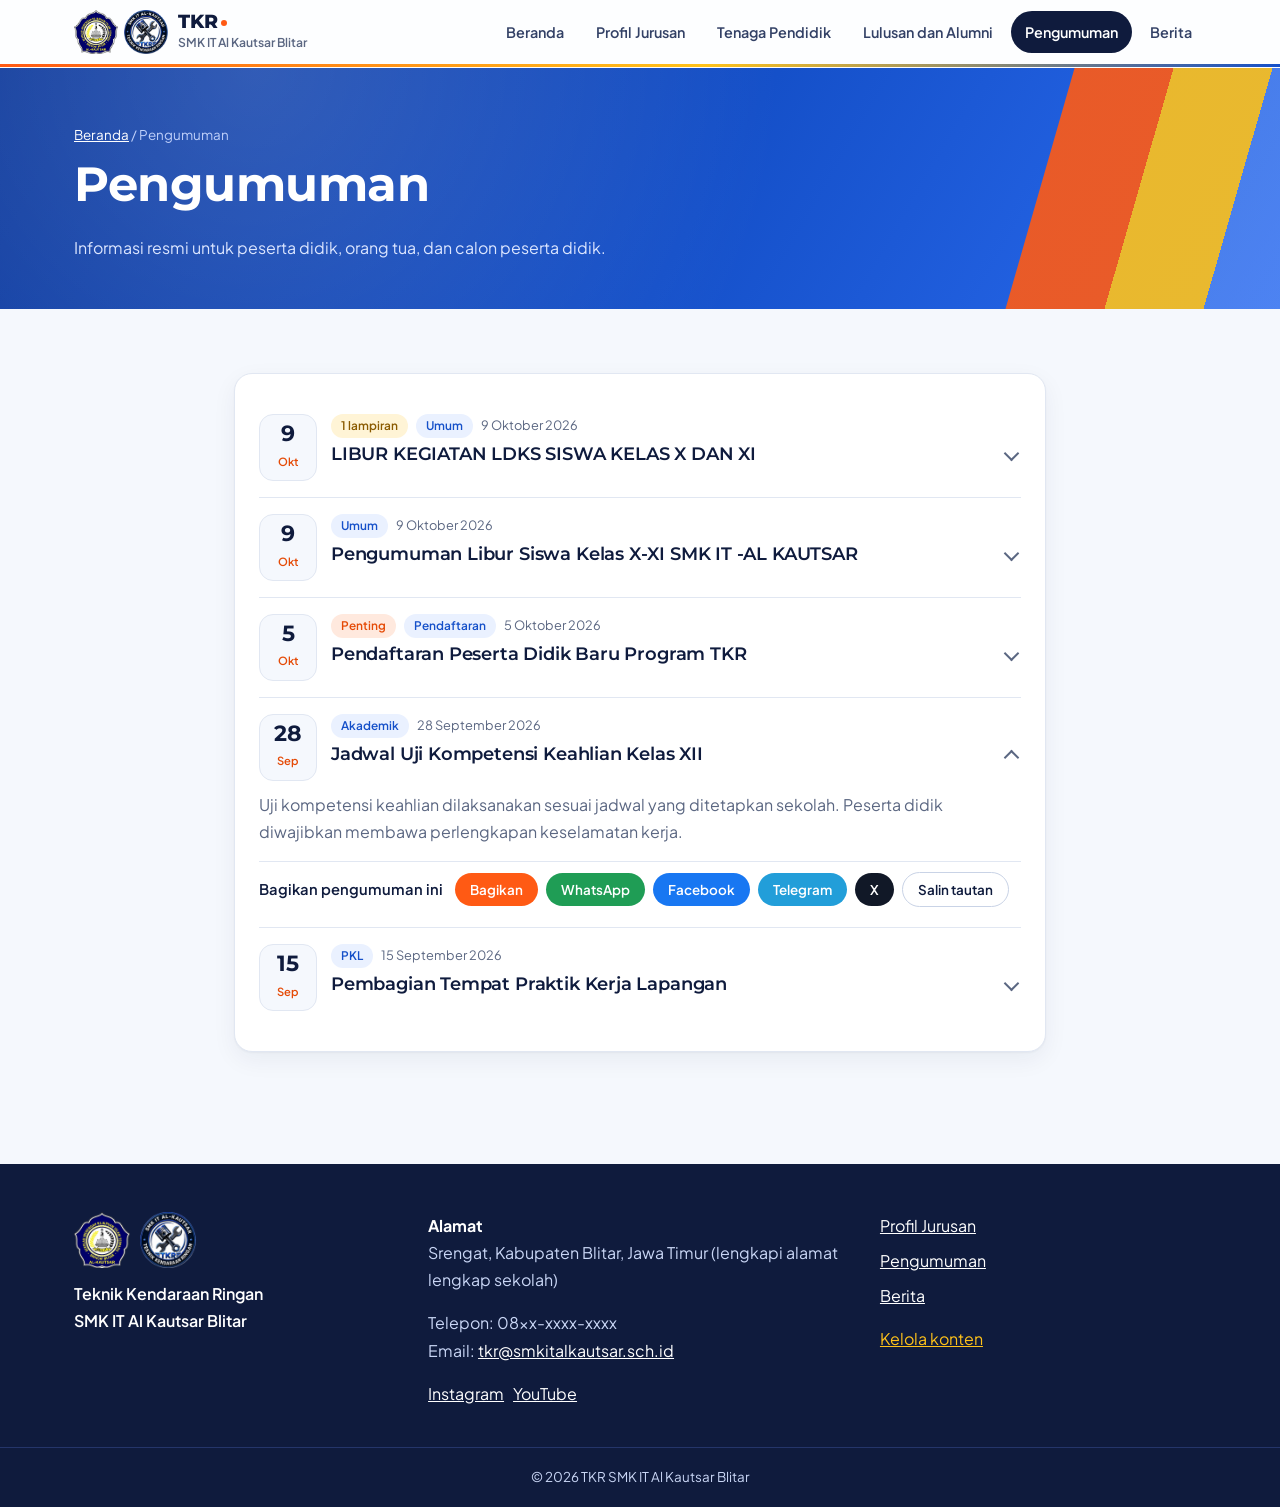
<file: pengumuman/p2.html>
<!DOCTYPE html>
<html lang="id">
<head>
<meta charset="utf-8">
<meta name="viewport" content="width=device-width, initial-scale=1">
<title>Jadwal Uji Kompetensi Keahlian Kelas XII | TKR SMK IT Al Kautsar Blitar</title>
<meta name="description" content="Uji kompetensi keahlian dilaksanakan sesuai jadwal yang ditetapkan sekolah. Peserta didik diwajibkan membawa perlengkapan keselamatan kerja.">
<meta property="og:type" content="article">
<meta property="og:site_name" content="TKR SMK IT Al Kautsar Blitar">
<meta property="og:title" content="Jadwal Uji Kompetensi Keahlian Kelas XII">
<meta property="og:description" content="Uji kompetensi keahlian dilaksanakan sesuai jadwal yang ditetapkan sekolah. Peserta didik diwajibkan membawa perlengkapan keselamatan kerja.">
<meta property="og:image" content="https://tkrsmk.github.io/TKRSMKITALKAUTSAR/logo-tkr.png">
<meta property="og:url" content="https://tkrsmk.github.io/TKRSMKITALKAUTSAR/pengumuman/p2.html">
<meta name="twitter:card" content="summary_large_image">
<meta http-equiv="refresh" content="0; url=../index.html#/pengumuman/p2">
</head>
<body>
<p><a href="../index.html#/pengumuman/p2">Buka pengumuman: Jadwal Uji Kompetensi Keahlian Kelas XII</a></p>
<script>location.replace("../index.html#/pengumuman/p2");</script>
</body>
</html>
</file>
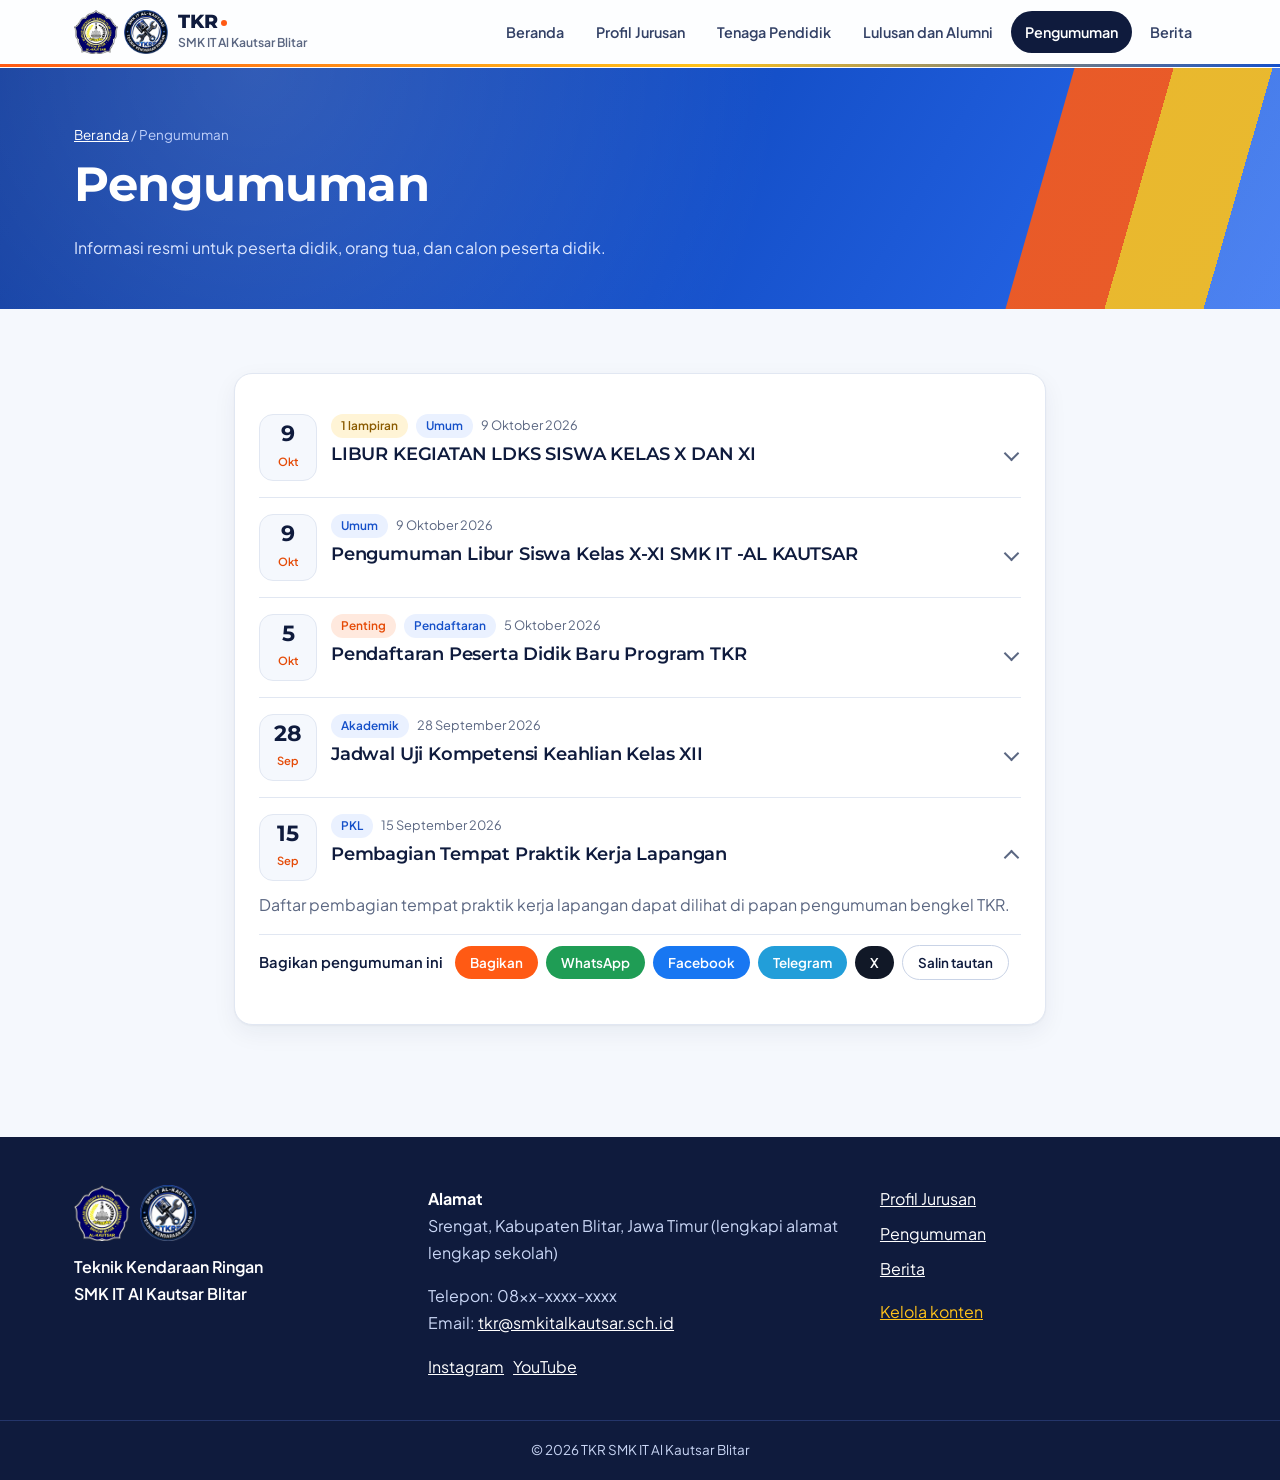
<file: pengumuman/p3.html>
<!DOCTYPE html>
<html lang="id">
<head>
<meta charset="utf-8">
<meta name="viewport" content="width=device-width, initial-scale=1">
<title>Pembagian Tempat Praktik Kerja Lapangan | TKR SMK IT Al Kautsar Blitar</title>
<meta name="description" content="Daftar pembagian tempat praktik kerja lapangan dapat dilihat di papan pengumuman bengkel TKR.">
<meta property="og:type" content="article">
<meta property="og:site_name" content="TKR SMK IT Al Kautsar Blitar">
<meta property="og:title" content="Pembagian Tempat Praktik Kerja Lapangan">
<meta property="og:description" content="Daftar pembagian tempat praktik kerja lapangan dapat dilihat di papan pengumuman bengkel TKR.">
<meta property="og:image" content="https://tkrsmk.github.io/TKRSMKITALKAUTSAR/logo-tkr.png">
<meta property="og:url" content="https://tkrsmk.github.io/TKRSMKITALKAUTSAR/pengumuman/p3.html">
<meta name="twitter:card" content="summary_large_image">
<meta http-equiv="refresh" content="0; url=../index.html#/pengumuman/p3">
</head>
<body>
<p><a href="../index.html#/pengumuman/p3">Buka pengumuman: Pembagian Tempat Praktik Kerja Lapangan</a></p>
<script>location.replace("../index.html#/pengumuman/p3");</script>
</body>
</html>
</file>
<file: gaya.css>
:root{
  --oranye:#FF5A14; --oranye-tua:#E54A06; --kuning:#FFC21A; --biru:#1550C9; --biru-tua:#0E3A9C; --biru-muda:#EAF1FF;
  --tinta:#0F1B3D; --abu:#5B6782; --garis:#E1E7F2; --latar:#F5F8FD; --putih:#FFFFFF;
  --judul:"Montserrat","Plus Jakarta Sans","Segoe UI",Arial,sans-serif;
  --badan:"Plus Jakarta Sans","Segoe UI",Roboto,Arial,sans-serif;
  --lebar:1180px; --rad:18px;
  --bayang:0 1px 2px rgba(15,27,61,.04),0 8px 24px rgba(15,27,61,.06);
  --bayang-naik:0 2px 4px rgba(15,27,61,.05),0 18px 40px rgba(15,27,61,.12);
  --halus:cubic-bezier(.22,1,.36,1);
  box-sizing:border-box;
  padding-top:env(safe-area-inset-top,0px); padding-bottom:env(safe-area-inset-bottom,0px);
}
*,*::before,*::after{box-sizing:inherit}
html{scroll-behavior:smooth; scroll-padding-top:calc(84px + env(safe-area-inset-top,0px))}
body{margin:0; font-family:var(--badan); color:var(--tinta); background:var(--latar); font-size:16px; line-height:1.7; -webkit-font-smoothing:antialiased; text-rendering:optimizeLegibility}
img{max-width:100%; display:block}
a{color:var(--biru)}
:focus-visible{outline:3px solid var(--kuning); outline-offset:2px; border-radius:6px}
.sr{position:absolute; width:1px; height:1px; overflow:hidden; clip:rect(0 0 0 0)}
h1,h2,h3{font-family:var(--judul); margin:0 0 .45em; letter-spacing:-.01em; font-weight:700}
h2{font-size:clamp(1.6rem,3vw,2.2rem); line-height:1.2}
h3{font-size:1.12rem; line-height:1.35; font-weight:600}
p{margin:0 0 1em}
.wadah{max-width:var(--lebar); margin:0 auto; padding:0 24px}

/* ---------- Transisi pembuka ---------- */
#intro{position:fixed; inset:0; z-index:100; display:grid; place-items:center; align-content:center; gap:30px; overflow:hidden; color:#fff;
  background:#0B1736; clip-path:inset(0 0 0 0); transition:clip-path 1.1s cubic-bezier(.76,0,.24,1)}
#intro.selesai{display:none}
.intro-cahaya{position:absolute; width:60vmax; height:60vmax; border-radius:50%; filter:blur(90px); opacity:.55; pointer-events:none}
.c1{background:#1E5BE0; left:-15vmax; top:-20vmax; animation:melayang 9s ease-in-out infinite alternate}
.c2{background:#FF6A1F; right:-20vmax; bottom:-25vmax; opacity:.35; animation:melayang 11s ease-in-out infinite alternate-reverse}
@keyframes melayang{to{transform:translate(6vmax,4vmax) scale(1.08)}}
.intro-logo-baris{position:relative; display:flex; align-items:center; justify-content:center; gap:clamp(20px,4vw,48px)}
.il{width:clamp(118px,22vw,230px); height:auto; opacity:0; transform:translateY(18px) scale(.94); filter:blur(10px); animation:muncul 1.2s var(--halus) forwards}
.il-1{animation-delay:.15s} .il-2{animation-delay:.35s}
.intro-sekat{width:2px; height:0; border-radius:2px; background:linear-gradient(var(--oranye),var(--kuning)); animation:sekat .9s .7s var(--halus) forwards}
@keyframes sekat{to{height:clamp(90px,16vw,170px)}}
.intro-teks{position:relative; text-align:center; padding:0 24px}
.intro-teks .baris{display:block}
.intro-teks .baris span{display:inline-block; opacity:0; transform:translateY(14px); filter:blur(6px); animation:muncul 1s .95s var(--halus) forwards; font:500 clamp(.95rem,2.2vw,1.2rem) var(--badan); color:#C8D5F5; letter-spacing:.02em}
.intro-teks .besar span{font:800 clamp(1.7rem,4.8vw,3.2rem)/1.15 var(--judul); color:#fff; letter-spacing:0; animation-delay:1.12s; margin-top:6px}
@keyframes muncul{to{opacity:1; transform:none; filter:blur(0)}}
.intro-muat{position:absolute; left:50%; bottom:calc(56px + env(safe-area-inset-bottom,0px)); width:160px; height:3px; margin-left:-80px; border-radius:3px; background:rgba(255,255,255,.14); overflow:hidden}
.intro-muat i{display:block; height:100%; width:0; background:linear-gradient(90deg,var(--oranye),var(--kuning)); animation:muat 2.6s .2s cubic-bezier(.45,0,.2,1) forwards}
@keyframes muat{to{width:100%}}
.intro-lewati{position:absolute; right:22px; bottom:calc(22px + env(safe-area-inset-bottom,0px)); background:rgba(255,255,255,.06); color:#C8D5F5; border:1px solid rgba(255,255,255,.18); padding:8px 18px; border-radius:30px; font:600 .88rem var(--badan); cursor:pointer; transition:background .3s}
.intro-lewati:hover{background:rgba(255,255,255,.14)}
#intro.keluar{clip-path:inset(0 0 100% 0)}
#intro.keluar .intro-logo-baris,#intro.keluar .intro-teks{transition:opacity .5s, transform .9s var(--halus); opacity:0; transform:translateY(-30px)}
body.mulai .atas,body.mulai main{opacity:0; transform:translateY(16px)}
body.masuk .atas,body.masuk main{transition:opacity .9s .25s var(--halus), transform 1.1s .25s var(--halus); opacity:1; transform:none}

/* ---------- Header ---------- */
.atas{position:sticky; top:env(safe-area-inset-top,0px); z-index:20; background:rgba(255,255,255,.82); backdrop-filter:saturate(180%) blur(14px); -webkit-backdrop-filter:saturate(180%) blur(14px); border-bottom:1px solid transparent; transition:box-shadow .4s, border-color .4s}
.atas.gulir{box-shadow:0 6px 24px rgba(15,27,61,.08); border-bottom-color:var(--garis)}
.atas::after{content:""; display:block; height:3px; background:linear-gradient(90deg,var(--oranye),var(--kuning) 55%,var(--biru))}
.atas-isi{max-width:var(--lebar); margin:0 auto; padding:10px 24px; display:flex; align-items:center; gap:18px}
.merek{display:flex; align-items:center; gap:10px; text-decoration:none; color:var(--tinta); margin-right:auto}
.merek img{width:44px; height:44px; object-fit:contain}
.merek img + img{margin-left:-4px}
.merek b{display:block; font:800 1.2rem/1.1 var(--judul); letter-spacing:0; color:var(--tinta)}
.merek b::after{content:""; display:inline-block; width:6px; height:6px; border-radius:50%; background:var(--oranye); margin-left:3px; vertical-align:middle}
.merek small{display:block; font-size:.76rem; font-weight:600; color:var(--abu)}
.nav{display:flex; gap:4px; flex-wrap:wrap}
.nav a{padding:9px 14px; border-radius:999px; text-decoration:none; color:#334166; font-weight:600; font-size:.9rem; transition:background .3s var(--halus), color .3s}
.nav a:hover{background:var(--biru-muda); color:var(--biru)}
.nav a.aktif{background:var(--tinta); color:#fff}
.menu-btn{display:none; background:none; border:0; width:44px; height:44px; padding:11px; cursor:pointer}
.menu-btn span{display:block; height:2px; background:var(--tinta); margin:5px 0; border-radius:2px; transition:.35s var(--halus)}
.menu-btn[aria-expanded="true"] span:nth-child(1){transform:translateY(7px) rotate(45deg)}
.menu-btn[aria-expanded="true"] span:nth-child(2){opacity:0}
.menu-btn[aria-expanded="true"] span:nth-child(3){transform:translateY(-7px) rotate(-45deg)}
.pratinjau{background:var(--kuning); text-align:center; font-weight:700; padding:8px; font-size:.9rem}

/* ---------- Halaman ---------- */
main{min-height:60vh; outline:none; transition:opacity .2s ease, transform .2s ease}
main.pergi{opacity:0; transform:translateY(-6px)}
main.ganti{animation:masukHal .6s var(--halus)}
@keyframes masukHal{from{opacity:0; transform:translateY(14px)}to{opacity:1; transform:none}}
.bagian{padding:64px 0}
.kepala-hal{background:linear-gradient(120deg,var(--biru-tua),var(--biru) 55%,#2A6BF0); color:#fff; padding:56px 0 48px; position:relative; overflow:hidden}
.kepala-hal::before{content:""; position:absolute; right:-60px; top:-20%; bottom:-20%; width:300px; background:linear-gradient(90deg,var(--oranye) 0 33%,var(--kuning) 33% 66%,rgba(255,255,255,.18) 66%); transform:skewX(-16deg); opacity:.9}
.kepala-hal::after{content:""; position:absolute; inset:0; background:radial-gradient(circle at 20% 0,rgba(255,255,255,.14),transparent 50%); pointer-events:none}
.kepala-hal h1{font-size:clamp(1.9rem,4.4vw,3rem); line-height:1.15; position:relative; z-index:1; max-width:72%}
.kepala-hal p{position:relative; z-index:1; max-width:62ch; color:#DCE6FF; margin:0}
.remah{font-size:.84rem; color:#BFD0FA; margin-bottom:10px; position:relative; z-index:1}
.remah a{color:#fff}

/* Hero */
.hero{background:var(--putih); position:relative; overflow:hidden}
.hero-latar{position:absolute; inset:0; z-index:0; pointer-events:none; overflow:hidden}
.hero-slide{position:absolute; inset:0}
.hero-latar .slide{position:absolute; inset:-4%; background-size:cover; background-position:center; opacity:0; transition:opacity 2s ease}
.hero-latar .slide.aktif{opacity:1; animation:geser 16s linear forwards}
.hero-latar::after{content:""; position:absolute; inset:0; background:linear-gradient(90deg,rgba(255,255,255,.9) 0%,rgba(255,255,255,.72) 42%,rgba(255,255,255,.15) 75%,rgba(255,255,255,0) 100%)}
.hero-latar.foto::after{background:linear-gradient(90deg,rgba(255,255,255,.94) 0%,rgba(255,255,255,.82) 40%,rgba(255,255,255,.25) 72%,rgba(255,255,255,.05) 100%)}
.hero::before{content:""; position:absolute; top:0; bottom:0; right:-6%; width:30%; background:linear-gradient(90deg,var(--oranye) 0 34%,var(--kuning) 34% 62%,var(--biru) 62%); transform:skewX(-14deg); transform-origin:bottom; z-index:1; opacity:.92}
.hero-isi{max-width:var(--lebar); margin:0 auto; padding:72px 24px 80px; display:grid; grid-template-columns:1.1fr .9fr; gap:40px; align-items:center; position:relative; z-index:2}
.hero-sapa{display:inline-flex; align-items:center; gap:8px; font-weight:600; color:var(--oranye-tua); background:#FFF1E8; padding:6px 14px; border-radius:999px; margin:0 0 18px; font-size:.88rem}
.hero-sapa::before{content:""; width:7px; height:7px; border-radius:50%; background:var(--oranye)}
.hero h1{font-size:clamp(2rem,4.2vw,3.4rem); line-height:1.12; font-weight:800; letter-spacing:-.005em; margin-bottom:20px}
.hero h1 .nama{display:block; background:linear-gradient(90deg,var(--tinta),var(--biru-tua)); -webkit-background-clip:text; background-clip:text; color:transparent}
.hero h1 .sub{display:block; font:600 clamp(1rem,1.8vw,1.2rem)/1.4 var(--badan); letter-spacing:0; color:#46526F; margin-bottom:12px}
.hero-desk{max-width:52ch; color:#46526F; font-size:1.04rem}
.tombol-baris{display:flex; gap:12px; flex-wrap:wrap; margin-top:28px}
.tombol{display:inline-flex; align-items:center; gap:8px; padding:13px 24px; border-radius:999px; font-weight:600; text-decoration:none; border:1.5px solid transparent; cursor:pointer; font-size:.95rem; font-family:var(--badan); transition:transform .35s var(--halus), box-shadow .35s var(--halus), background .3s, color .3s}
.tombol:hover{transform:translateY(-2px)}
.tombol.utama{background:var(--oranye); color:#fff; box-shadow:0 8px 20px rgba(255,90,20,.28)} .tombol.utama:hover{background:var(--oranye-tua); box-shadow:0 12px 28px rgba(255,90,20,.34)}
.tombol.garis-t{border-color:#C9D3E6; color:var(--tinta); background:#fff} .tombol.garis-t:hover{border-color:var(--tinta)}
.hero-logo{justify-self:end; display:flex; align-items:flex-end; gap:4%; width:min(100%,460px)}
.hero-logo .lt{width:70%; filter:drop-shadow(0 22px 34px rgba(15,27,61,.35))}
.hero-logo .ls{width:26%; filter:drop-shadow(0 12px 20px rgba(15,27,61,.35))}

/* Dasbor */
.dasbor{position:relative; overflow:hidden; background:var(--tinta); color:#fff; isolation:isolate}
.dasbor-latar{position:absolute; inset:0; z-index:-2}
.slide{position:absolute; inset:-4%; background-size:cover; background-position:center; opacity:0; transition:opacity 1.8s ease; will-change:opacity,transform}
.slide.aktif{opacity:1; animation:geser 14s linear forwards}
@keyframes geser{from{transform:scale(1.02) translateX(0)}to{transform:scale(1.1) translateX(-1.5%)}}
.dasbor::after{content:""; position:absolute; inset:0; z-index:-1; background:linear-gradient(105deg,rgba(11,23,54,.94) 0%,rgba(11,23,54,.78) 45%,rgba(21,80,201,.55) 100%)}
.dasbor-isi{max-width:var(--lebar); margin:0 auto; padding:56px 24px 60px}
.dasbor-kepala{display:flex; justify-content:space-between; align-items:flex-end; gap:16px; flex-wrap:wrap; margin-bottom:24px}
.dasbor-kepala h2{margin:0; color:#fff}
.dasbor-kepala p{margin:4px 0 0; color:#AFC0E6; font-size:.95rem}
.titik{display:flex; gap:8px}
.titik button{width:28px; height:4px; border-radius:4px; border:0; padding:0; background:rgba(255,255,255,.3); cursor:pointer; transition:background .4s, width .4s var(--halus)}
.titik button.aktif{background:var(--kuning); width:44px}
.meter-kisi{display:grid; grid-template-columns:repeat(4,1fr); gap:16px}
.meter{display:flex; align-items:center; gap:16px; padding:18px; border-radius:var(--rad); background:rgba(255,255,255,.08); border:1px solid rgba(255,255,255,.14); backdrop-filter:blur(12px); -webkit-backdrop-filter:blur(12px); transition:transform .4s var(--halus), background .4s}
.meter:hover{transform:translateY(-3px); background:rgba(255,255,255,.12)}
.meter svg{width:66px; height:66px; flex:none}
.meter .jalur{fill:none; stroke:rgba(255,255,255,.14); stroke-width:7; stroke-linecap:round}
.meter .isi{fill:none; stroke-width:7; stroke-linecap:round; transition:stroke-dashoffset 1.6s var(--halus)}
.meter:nth-child(4n+1) .isi{stroke:var(--oranye)} .meter:nth-child(4n+2) .isi{stroke:var(--kuning)}
.meter:nth-child(4n+3) .isi{stroke:#5B9BFF} .meter:nth-child(4n+4) .isi{stroke:#2BD47D}
.meter-n{font:700 1.9rem/1.1 var(--judul); letter-spacing:0}
.meter-s{font-size:.78rem; color:#AFC0E6}
.meter-l{font-weight:600; font-size:.88rem; line-height:1.35}

.kisi-2{display:grid; grid-template-columns:1fr 1.4fr; gap:28px}
.kepala-bag{display:flex; justify-content:space-between; align-items:center; gap:12px; margin-bottom:20px; flex-wrap:wrap}
.kepala-bag h2{margin:0}
.lihat{font-weight:600; text-decoration:none; font-size:.92rem; padding:6px 12px; border-radius:999px; transition:background .3s}
.lihat:hover{background:var(--biru-muda)}
.panel{background:#fff; border:1px solid var(--garis); border-radius:var(--rad); padding:24px; box-shadow:var(--bayang)}

/* Pengumuman */
.umum{display:block; padding:16px 0; border-bottom:1px solid var(--garis)}
.umum:last-child{border-bottom:0}
.umum-atas{display:flex; gap:8px; align-items:center; font-size:.8rem; color:var(--abu); margin-bottom:4px; flex-wrap:wrap}
.lencana{display:inline-block; padding:2px 10px; border-radius:999px; font-weight:600; font-size:.74rem; background:var(--biru-muda); color:var(--biru)}
.lencana.penting{background:#FFE9DE; color:var(--oranye-tua)}
.umum h3{margin:0}
details.umum summary{cursor:pointer; list-style:none}
details.umum summary::-webkit-details-marker{display:none}
details.umum summary h3{padding-right:28px; position:relative}
details.umum summary h3::after{content:""; position:absolute; right:4px; top:6px; width:9px; height:9px; border-right:2px solid var(--abu); border-bottom:2px solid var(--abu); transform:rotate(45deg); transition:transform .35s var(--halus)}
details.umum[open] summary h3::after{transform:rotate(-135deg); top:10px}
details.umum .umum-teks{padding-top:10px; color:var(--abu); animation:masukHal .45s var(--halus)}
.tanggal-blok{flex:none; width:56px; text-align:center; background:var(--latar); border:1px solid var(--garis); border-radius:14px; padding:7px 0; color:var(--tinta)}
.tanggal-blok b{display:block; font:700 1.35rem/1.1 var(--judul)}
.tanggal-blok small{font-size:.7rem; font-weight:600; color:var(--oranye-tua)}
.umum-baris{display:flex; gap:14px; align-items:flex-start}
.lencana.lamp-lencana{background:#FFF4D6; color:#8A5A00}
.lampiran{margin-top:14px}
.lamp-galeri{display:grid; grid-template-columns:repeat(auto-fill,minmax(150px,1fr)); gap:10px; margin-bottom:14px}
.lamp-galeri a{display:block; border-radius:12px; overflow:hidden; border:1px solid var(--garis); aspect-ratio:4/3; background:var(--latar)}
.lamp-galeri img{width:100%; height:100%; object-fit:cover; transition:transform .45s var(--halus)}
.lamp-galeri a:hover img{transform:scale(1.04)}
.lamp-berkas{display:grid; gap:8px}
.lamp-berkas b{color:var(--tinta); font-size:.9rem}
.lamp{display:flex; align-items:center; gap:12px; padding:10px 12px; border:1px solid var(--garis); border-radius:12px; background:#fff; text-decoration:none; color:var(--tinta)}
.lamp:hover{border-color:var(--biru); background:var(--biru-muda)}
.lamp-ikon{flex:none; width:46px; height:46px; border-radius:10px; background:var(--tinta); color:#fff; display:flex; align-items:center; justify-content:center; font:700 .72rem var(--judul)}
.lamp-nama{flex:1; min-width:0; overflow-wrap:anywhere; font-weight:600; font-size:.92rem; line-height:1.35}
.lamp-nama small{display:block; font-weight:500; color:var(--abu)}
.lamp-unduh{flex:none; font-weight:700; font-size:.85rem; color:var(--biru)}
.bagikan.ringkas{margin:14px 0 4px; padding:10px 0 0; border-bottom:0}

/* Berita */
.kisi-berita{display:grid; grid-template-columns:repeat(3,1fr); gap:22px}
.kartu-berita{background:#fff; border:1px solid var(--garis); border-radius:var(--rad); overflow:hidden; text-decoration:none; color:inherit; display:flex; flex-direction:column; box-shadow:var(--bayang); transition:transform .45s var(--halus), box-shadow .45s var(--halus)}
.kartu-berita:hover{transform:translateY(-4px); box-shadow:var(--bayang-naik)}
.kartu-berita:hover h3{color:var(--biru)}
.kartu-berita h3{transition:color .3s}
.gambar{aspect-ratio:16/10; background:var(--biru); position:relative; overflow:hidden}
.gambar img{width:100%; height:100%; object-fit:cover; transition:transform .8s var(--halus)}
.kartu-berita:hover .gambar img{transform:scale(1.05)}
.gambar.kosong{background:linear-gradient(115deg,var(--biru) 0 55%,var(--kuning) 55% 70%,var(--oranye) 70%); display:grid; place-items:center}
.gambar.kosong svg{width:28%; opacity:.9}
.kartu-berita .badan{padding:18px 20px 22px}
.kartu-berita .meta{font-size:.78rem; color:var(--abu); margin-bottom:8px; font-weight:500}
.kartu-berita p{color:var(--abu); font-size:.92rem; margin:0}
.unggulan{grid-column:span 2; flex-direction:row}
.unggulan .gambar{flex:1.2; aspect-ratio:auto; min-height:260px}
.unggulan .badan{flex:1; padding:26px; align-self:center}
.unggulan h3{font-size:1.4rem}
.cari{display:flex; gap:10px; flex-wrap:wrap; margin-bottom:24px}
.cari input,.cari select{padding:12px 16px; border:1px solid var(--garis); border-radius:999px; font:inherit; background:#fff; color:var(--tinta); transition:border-color .3s, box-shadow .3s}
.cari input:focus,.cari select:focus{outline:none; border-color:var(--biru); box-shadow:0 0 0 4px rgba(21,80,201,.12)}
.cari input{flex:1; min-width:200px}
.artikel{max-width:760px; margin:0 auto}
.artikel .gambar{border-radius:var(--rad); margin-bottom:24px}
.artikel-teks p{font-size:1.05rem; line-height:1.8}
.bagikan{display:flex; flex-wrap:wrap; align-items:center; gap:8px; padding:14px 0; margin:6px 0 20px; border-top:1px solid var(--garis); border-bottom:1px solid var(--garis)}
.bagikan-l{font-weight:600; margin-right:4px; font-size:.92rem}
.bg{display:inline-flex; align-items:center; padding:8px 15px; border-radius:999px; font:600 .84rem var(--badan); text-decoration:none; color:#fff; border:0; cursor:pointer; background:var(--tinta); transition:transform .3s var(--halus), filter .3s}
.bg:hover{transform:translateY(-2px); filter:brightness(.95)}
.bg-asli{background:var(--oranye)} .bg-wa{background:#1F9D55} .bg-fb{background:#1877F2} .bg-tg{background:#229ED9} .bg-x{background:#111827}
.bg-salin{background:#fff; color:var(--tinta); border:1.5px solid #C9D3E6}
.kosong-pesan{padding:30px; text-align:center; color:var(--abu); background:#fff; border:1px dashed var(--garis); border-radius:var(--rad)}

/* Profil */
.visi{background:linear-gradient(135deg,#FFD24D,var(--kuning)); border-radius:var(--rad); padding:30px; font:600 clamp(1.15rem,2.1vw,1.5rem)/1.4 var(--judul); letter-spacing:-.01em; box-shadow:0 14px 30px rgba(255,194,26,.25)}
.visi small{display:block; font:600 .82rem var(--badan); letter-spacing:0; margin-bottom:10px; color:#6B4A00}
.daftar-misi{list-style:none; padding:0; margin:0; counter-reset:m}
.daftar-misi li{counter-increment:m; display:flex; gap:16px; padding:14px 0; border-bottom:1px solid var(--garis)}
.daftar-misi li::before{content:counter(m); flex:none; width:32px; height:32px; border-radius:50%; background:var(--biru-muda); color:var(--biru); display:grid; place-items:center; font:700 .95rem var(--judul)}
.kisi-4{display:grid; grid-template-columns:repeat(4,1fr); gap:18px}
.kotak{background:#fff; border:1px solid var(--garis); border-radius:var(--rad); padding:22px; box-shadow:var(--bayang); position:relative; overflow:hidden; transition:transform .45s var(--halus), box-shadow .45s var(--halus)}
.kotak::before{content:""; position:absolute; left:0; top:0; right:0; height:4px; background:var(--oranye)}
.kotak:hover{transform:translateY(-3px); box-shadow:var(--bayang-naik)}
.kotak:nth-child(4n+2)::before{background:var(--kuning)} .kotak:nth-child(4n+3)::before{background:var(--biru)} .kotak:nth-child(4n+4)::before{background:#2BD47D}
.kotak p{color:var(--abu); font-size:.92rem; margin:0}
.mitra{display:flex; flex-wrap:wrap; gap:10px}
.mitra span{background:#fff; border:1px solid var(--garis); padding:10px 18px; border-radius:999px; font-weight:600; font-size:.92rem; box-shadow:var(--bayang)}

/* Pendidik */
.kisi-guru{display:grid; grid-template-columns:repeat(auto-fill,minmax(230px,1fr)); gap:22px}
.guru{background:#fff; border:1px solid var(--garis); border-radius:var(--rad); overflow:hidden; text-align:center; box-shadow:var(--bayang); transition:transform .45s var(--halus), box-shadow .45s var(--halus)}
.guru:hover{transform:translateY(-4px); box-shadow:var(--bayang-naik)}
.guru-foto{aspect-ratio:1/1; background:linear-gradient(160deg,var(--biru-muda),#fff); display:grid; place-items:center}
.guru-foto img{width:100%; height:100%; object-fit:cover}
.inisial{width:44%; aspect-ratio:1; border-radius:50%; background:linear-gradient(135deg,var(--biru),#2A6BF0); color:#fff; display:grid; place-items:center; font:700 2rem var(--judul)}
.guru .badan{padding:16px 16px 20px}
.guru h3{margin-bottom:2px}
.guru .jab{color:var(--oranye-tua); font-weight:600; font-size:.86rem}
.guru .bid{color:var(--abu); font-size:.85rem; margin:6px 0 0; line-height:1.5}

/* Alumni */
.serapan{display:grid; gap:16px}
.batang-l{display:flex; justify-content:space-between; font-weight:600; margin-bottom:6px; font-size:.94rem}
.batang{height:10px; background:var(--biru-muda); border-radius:10px; overflow:hidden}
.batang i{display:block; height:100%; width:0; border-radius:10px; background:var(--oranye); transition:width 1.4s var(--halus)}
.serapan > div:nth-child(2) .batang i{background:var(--biru)} .serapan > div:nth-child(3) .batang i{background:var(--kuning)} .serapan > div:nth-child(4) .batang i{background:#8A97B3}
.kisi-alumni{display:grid; grid-template-columns:repeat(auto-fill,minmax(300px,1fr)); gap:22px}
.alum{background:#fff; border:1px solid var(--garis); border-radius:var(--rad); padding:24px; box-shadow:var(--bayang)}
.alum blockquote{margin:0 0 18px; font-size:1rem; line-height:1.7; padding-left:16px; border-left:3px solid var(--kuning)}
.alum-orang{display:flex; gap:12px; align-items:center}
.alum-orang .inisial,.alum-orang img{width:48px; height:48px; font-size:1.05rem; border-radius:50%; object-fit:cover}
.alum-orang small{display:block; color:var(--abu); line-height:1.45}

/* Footer */
.kaki{background:var(--tinta); color:#C9D6F5; margin-top:48px}
.kaki-isi{max-width:var(--lebar); margin:0 auto; padding:48px 24px 24px; display:grid; grid-template-columns:1fr 1.3fr 1fr; gap:28px}
.kaki-logo{display:flex; gap:10px; margin-bottom:12px}
.kaki-logo img{width:56px; height:56px; object-fit:contain}
.kaki-nama{color:#fff; font-weight:600}
.kaki a{color:#fff}
.kaki-tautan{display:flex; flex-direction:column; gap:8px}
.kaki .kelola{color:var(--kuning); margin-top:8px}
.kaki-hak{text-align:center; border-top:1px solid #24356A; margin:0; padding:18px; font-size:.84rem}

/* Responsif */
@media (max-width:980px){
  .menu-btn{display:block}
  .nav{position:absolute; left:0; right:0; top:100%; background:rgba(255,255,255,.98); flex-direction:column; padding:10px 24px 18px; border-bottom:1px solid var(--garis); box-shadow:0 18px 30px rgba(15,27,61,.1); display:flex; visibility:hidden; opacity:0; transform:translateY(-8px); transition:opacity .35s var(--halus), transform .35s var(--halus), visibility 0s .35s}
  .nav.buka{visibility:visible; opacity:1; transform:none; transition:opacity .35s var(--halus), transform .35s var(--halus)}
  .nav a{padding:12px 14px}
  .hero-isi{grid-template-columns:1fr; padding-top:40px; padding-bottom:56px}
  .hero::before{width:50%; right:-30%; top:0; bottom:auto; height:300px}
  .hero-latar::after,.hero-latar.foto::after{background:linear-gradient(180deg,rgba(255,255,255,.35) 0,rgba(255,255,255,.88) 40%,rgba(255,255,255,.94) 100%)}
  .hero-logo{width:260px; justify-self:start; order:-1}
  .meter-kisi{grid-template-columns:repeat(2,1fr)}
  .kisi-2{grid-template-columns:1fr}
  .kisi-berita{grid-template-columns:repeat(2,1fr)}
  .kisi-4{grid-template-columns:repeat(2,1fr)}
  .kaki-isi{grid-template-columns:1fr 1fr}
  .kepala-hal h1{max-width:100%}
  .kepala-hal::before{width:160px; opacity:.45}
}
@media (max-width:620px){
  .wadah,.atas-isi,.hero-isi,.dasbor-isi{padding-left:18px; padding-right:18px}
  .kisi-berita,.kisi-4,.kaki-isi{grid-template-columns:1fr}
  .meter-kisi{gap:10px}
  .meter{flex-direction:column; align-items:flex-start; gap:8px; padding:14px}
  .meter svg{width:46px; height:46px}
  .meter-n{font-size:1.6rem}
  .unggulan{grid-column:auto; flex-direction:column}
  .unggulan .gambar{min-height:200px}
  .bagian{padding:44px 0}
  .merek small{display:none}
}
@media (prefers-reduced-motion:reduce){
  *,*::before,*::after{animation-duration:.01ms!important; animation-delay:0s!important; transition-duration:.01ms!important; transition-delay:0s!important}
  html{scroll-behavior:auto}
}
</file>
